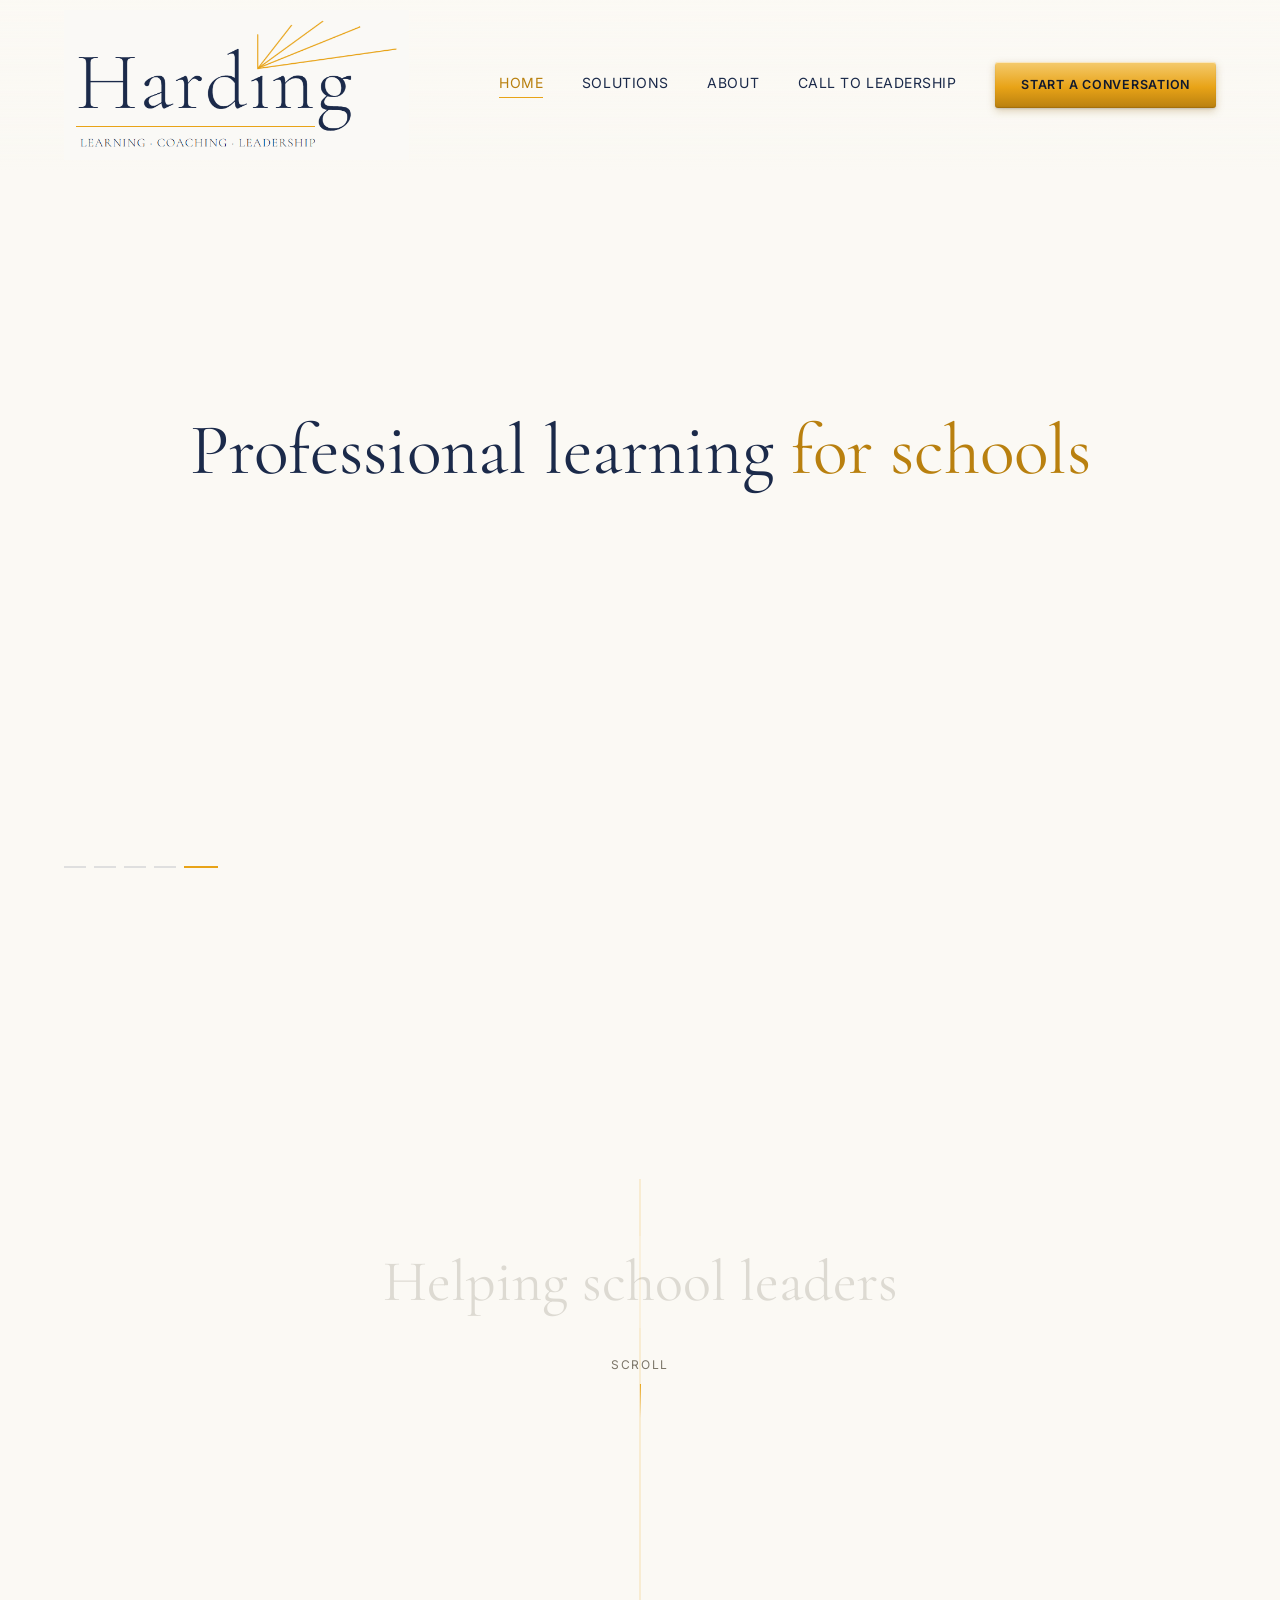
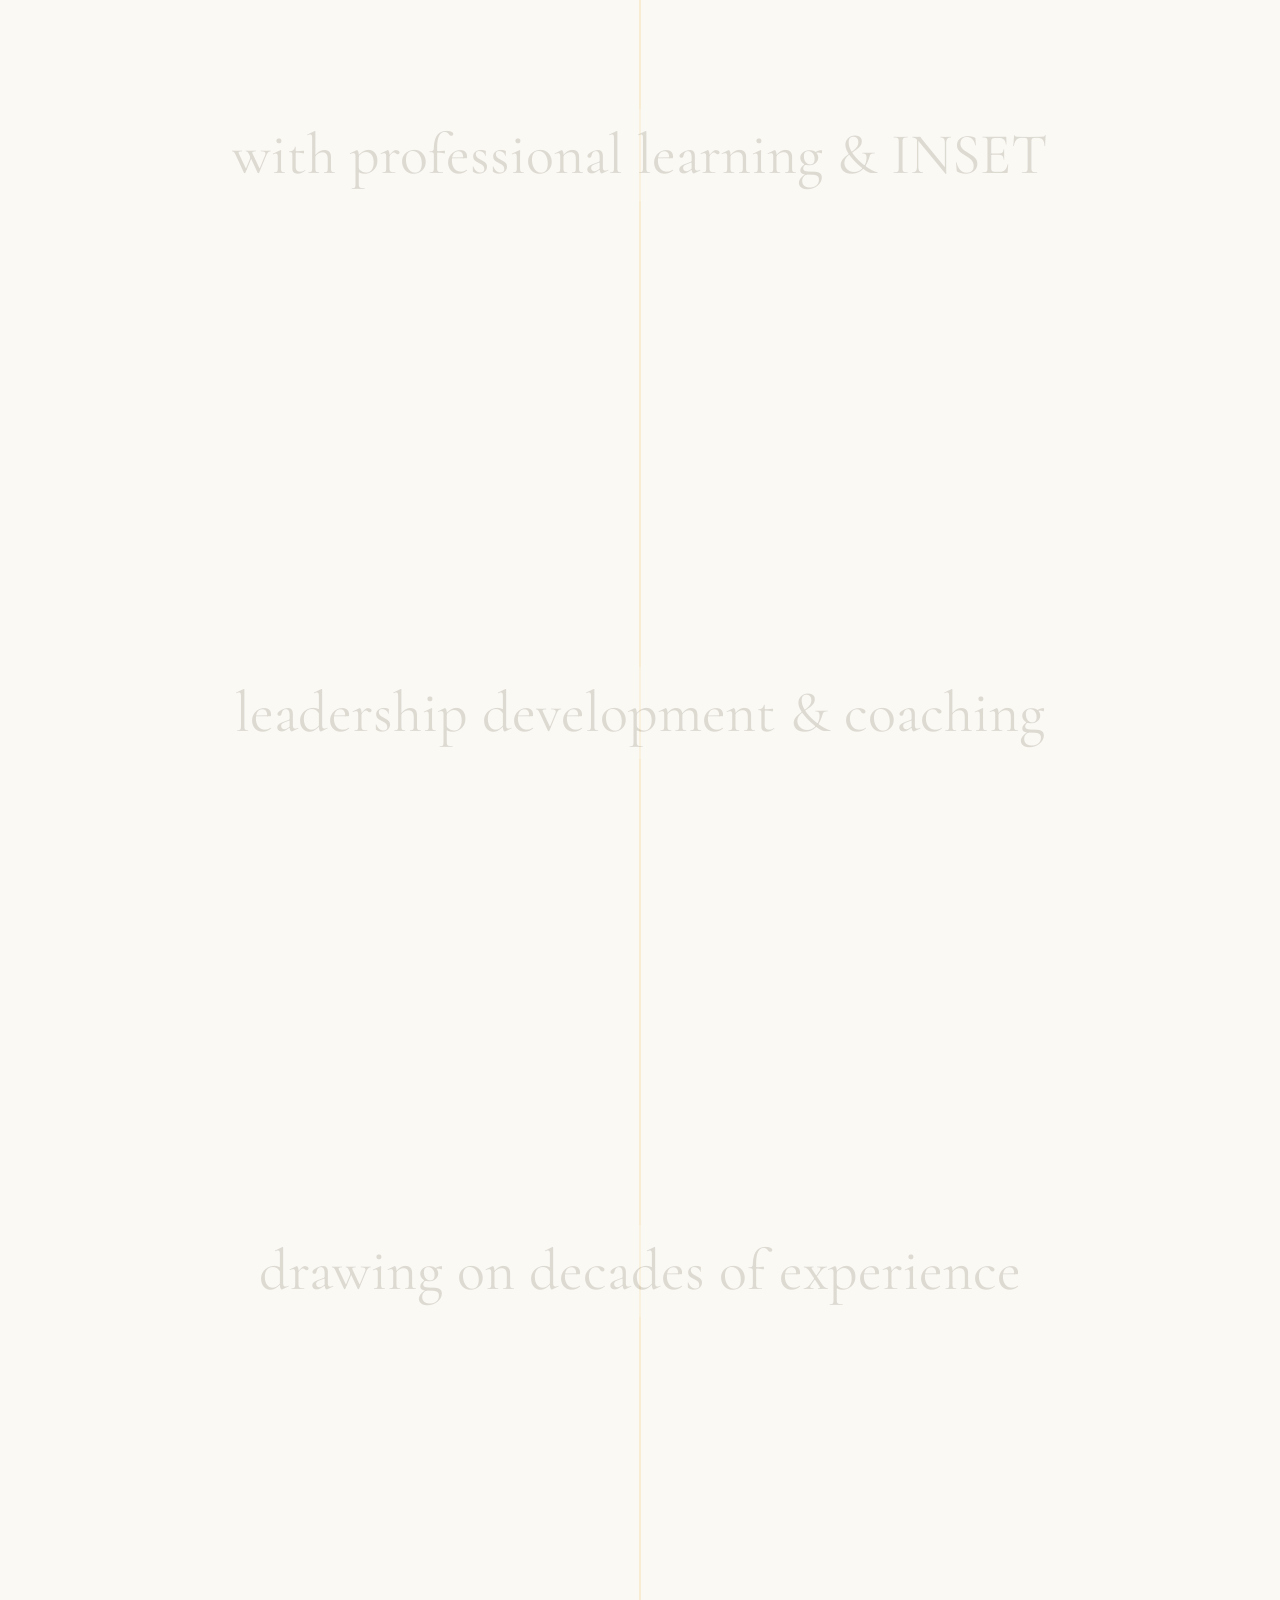
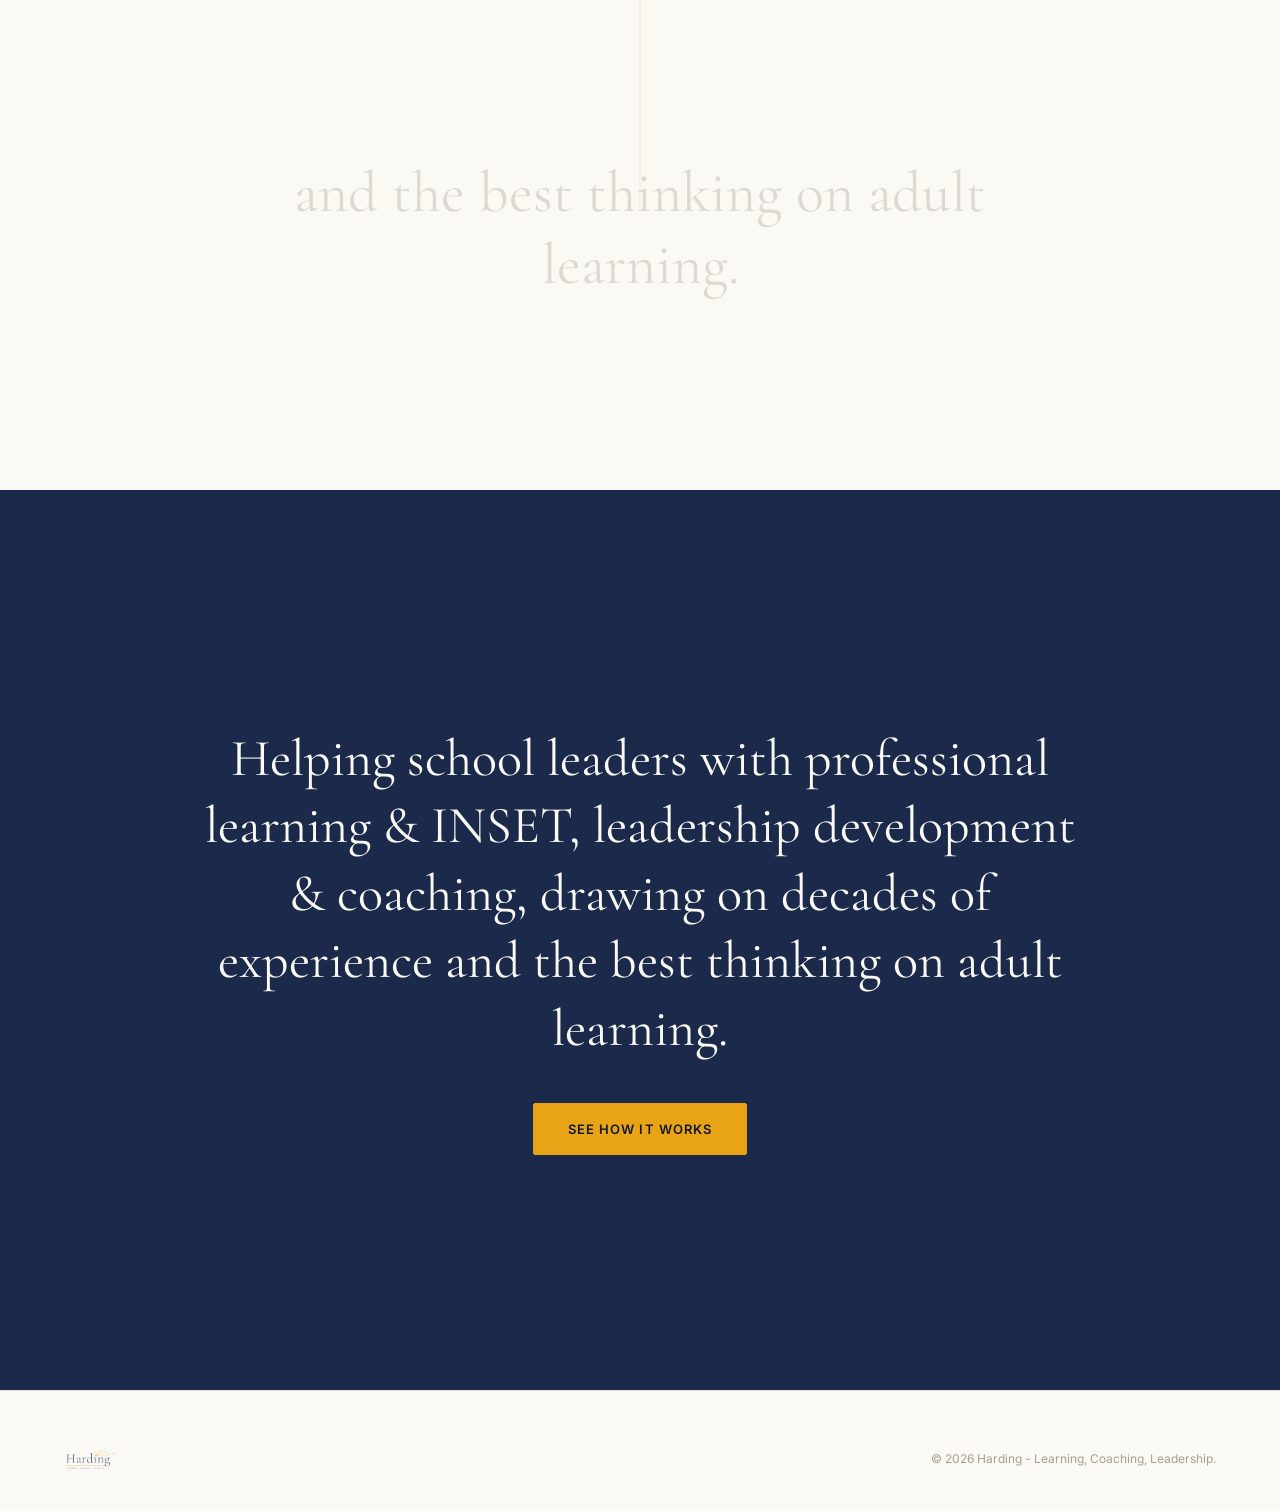
<file: index.html>
<!DOCTYPE html>
<html lang="en">
<head>
<meta charset="UTF-8">
<meta name="viewport" content="width=device-width, initial-scale=1.0">
<title>Harding - Professional Learning for Schools</title>
<meta name="description" content="Harding works with school leaders on teacher training, keynote INSET, performance and instructional coaching, and advisory services.">
<link rel="preconnect" href="https://fonts.googleapis.com">
<link rel="preconnect" href="https://fonts.gstatic.com" crossorigin>
<link href="https://fonts.googleapis.com/css2?family=Cormorant+Garamond:ital,wght@0,300;0,400;0,500;0,600;1,400&family=Inter:wght@400;500;600&display=swap" rel="stylesheet">
<link rel="stylesheet" href="styles.css">
</head>
<body>

<header class="site-header" id="siteHeader">
  <a href="index.html" class="brand">
    <img src="assets/new-logo.png" alt="Harding — Leadership, Learning, Coaching">
  </a>
  <div class="header-right">
    <nav class="nav-links" id="navLinks">
      <a href="index.html" class="is-active">Home</a>
      <a href="solutions.html">Solutions</a>
      <a href="about.html">About</a>
      <a href="call-to-leadership.html">Call to Leadership</a>
    </nav>
    <a href="about.html#contact" class="btn-nav">Start a conversation</a>
    <button class="nav-toggle" id="navToggle" aria-label="Open menu" aria-expanded="false">
      <span></span><span></span><span></span>
    </button>
  </div>
</header>

<!-- ==========================================================
     GREETING SPLASH
     First thing a visitor sees. "Professional learning" fades
     in, then "for schools" follows in gold. Once both have
     appeared, script.js auto-scrolls down into the hero
     sentence — unless the visitor has already scrolled
     themselves.
     ========================================================== -->

<section class="splash" id="splash">
  <p class="splash-text">
    <span class="splash-line splash-line-1">Professional learning</span> <span class="splash-line splash-line-2">for schools</span>
  </p>
</section>

<!-- ==========================================================
     SENTENCE-BUILD HERO
     Each .sentence-section holds one phrase. As the visitor
     scrolls, script.js toggles .is-active based on which
     section is centred in the viewport.
     ========================================================== -->

<main>

  <section class="sentence-section is-first" data-phrase="1">
    <p class="sentence-phrase">Helping school leaders</p>
    <div class="scroll-cue">Scroll</div>
  </section>

  <section class="sentence-section" data-phrase="2">
    <p class="sentence-phrase">with professional learning &amp; INSET</p>
  </section>

  <section class="sentence-section" data-phrase="3">
    <p class="sentence-phrase">leadership development &amp; coaching</p>
  </section>

  <section class="sentence-section" data-phrase="4">
    <p class="sentence-phrase">drawing on decades of experience</p>
  </section>

  <section class="sentence-section is-last" data-phrase="5">
    <p class="sentence-phrase">and the best thinking on adult learning.</p>
  </section>

  <div class="sentence-progress" id="sentenceProgress" aria-hidden="true"></div>

  <section class="sentence-final">
    <h2>Helping school leaders with professional learning &amp; INSET, leadership development &amp; coaching, drawing on decades of experience and the best thinking on adult learning.</h2>
    <a href="solutions.html" class="btn btn-gold">See how it works</a>
  </section>

</main>

<footer class="site-footer">
  <div class="footer-inner">
    <img src="assets/new-logo.png" alt="Harding">
    <div class="footer-meta">&copy; 2026 Harding - Learning, Coaching, Leadership.</div>
  </div>
</footer>

<script src="script.js"></script>
</body>
</html>
</file>
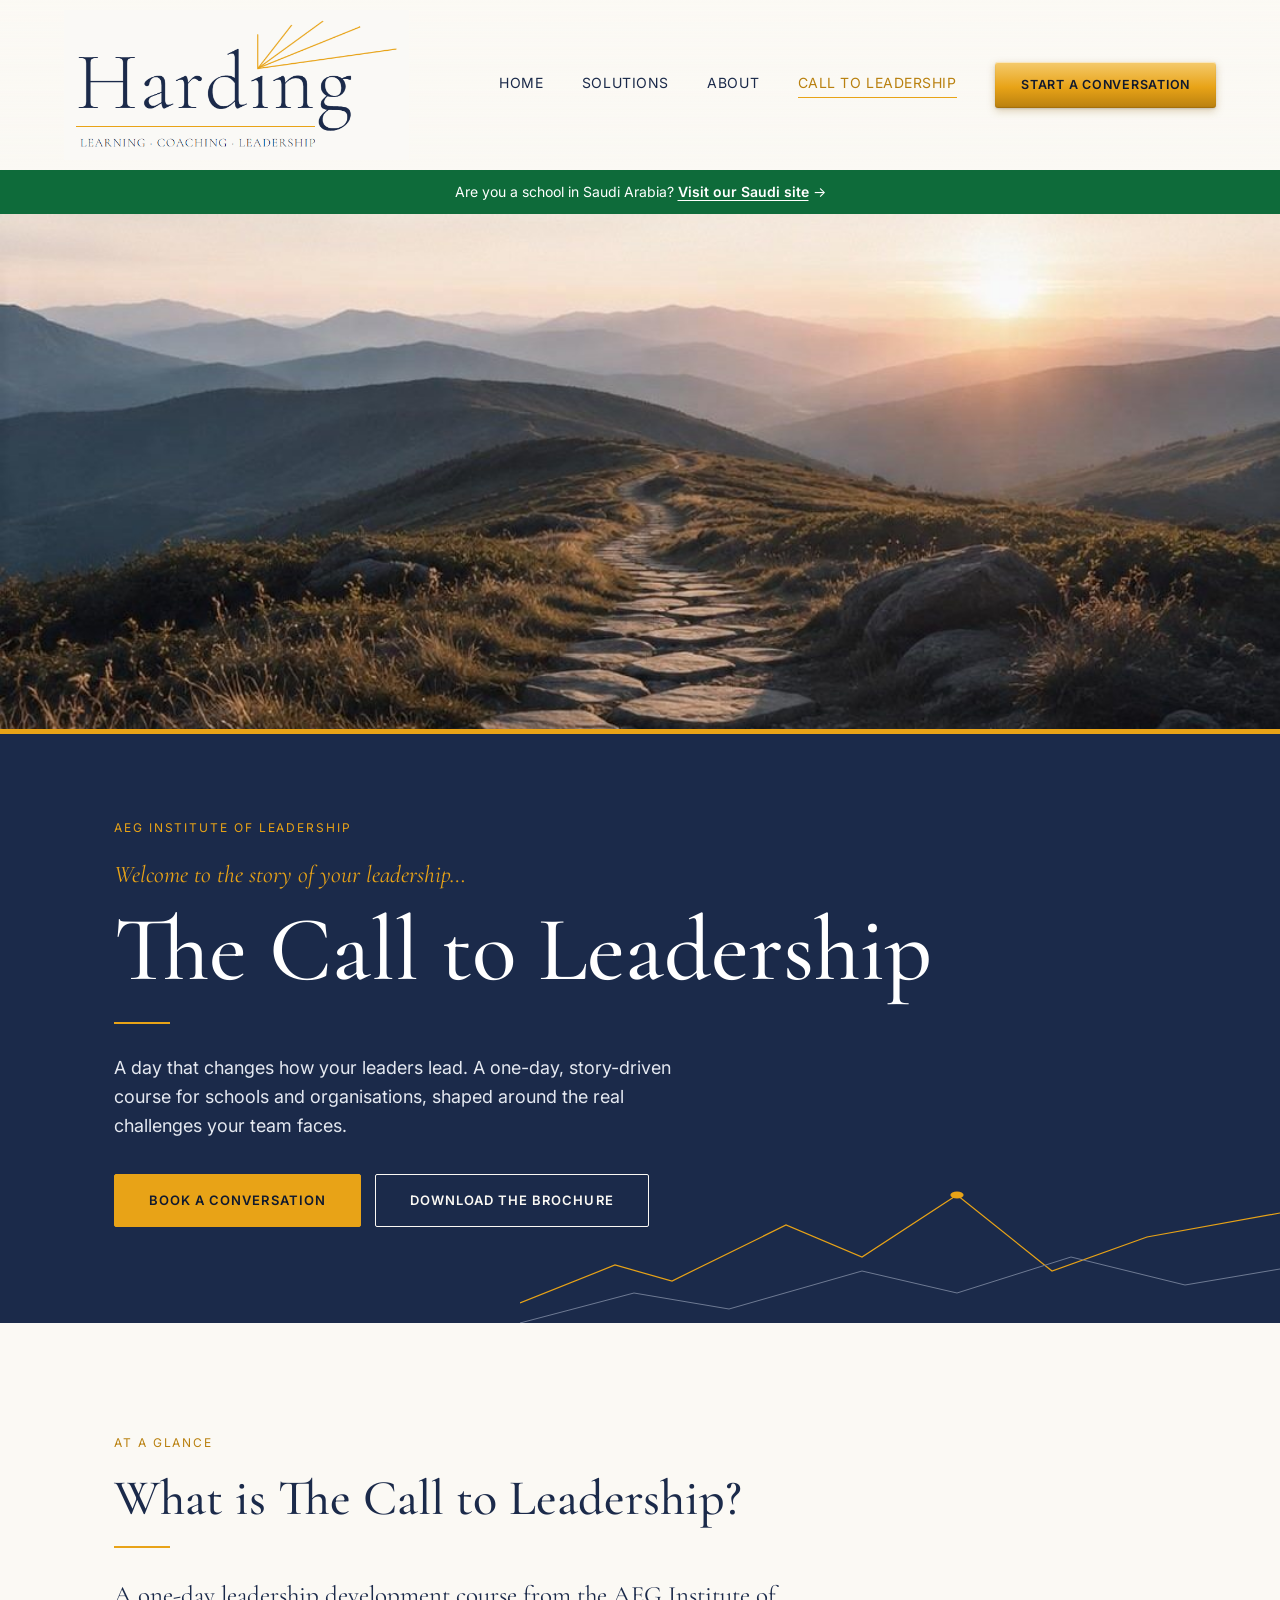
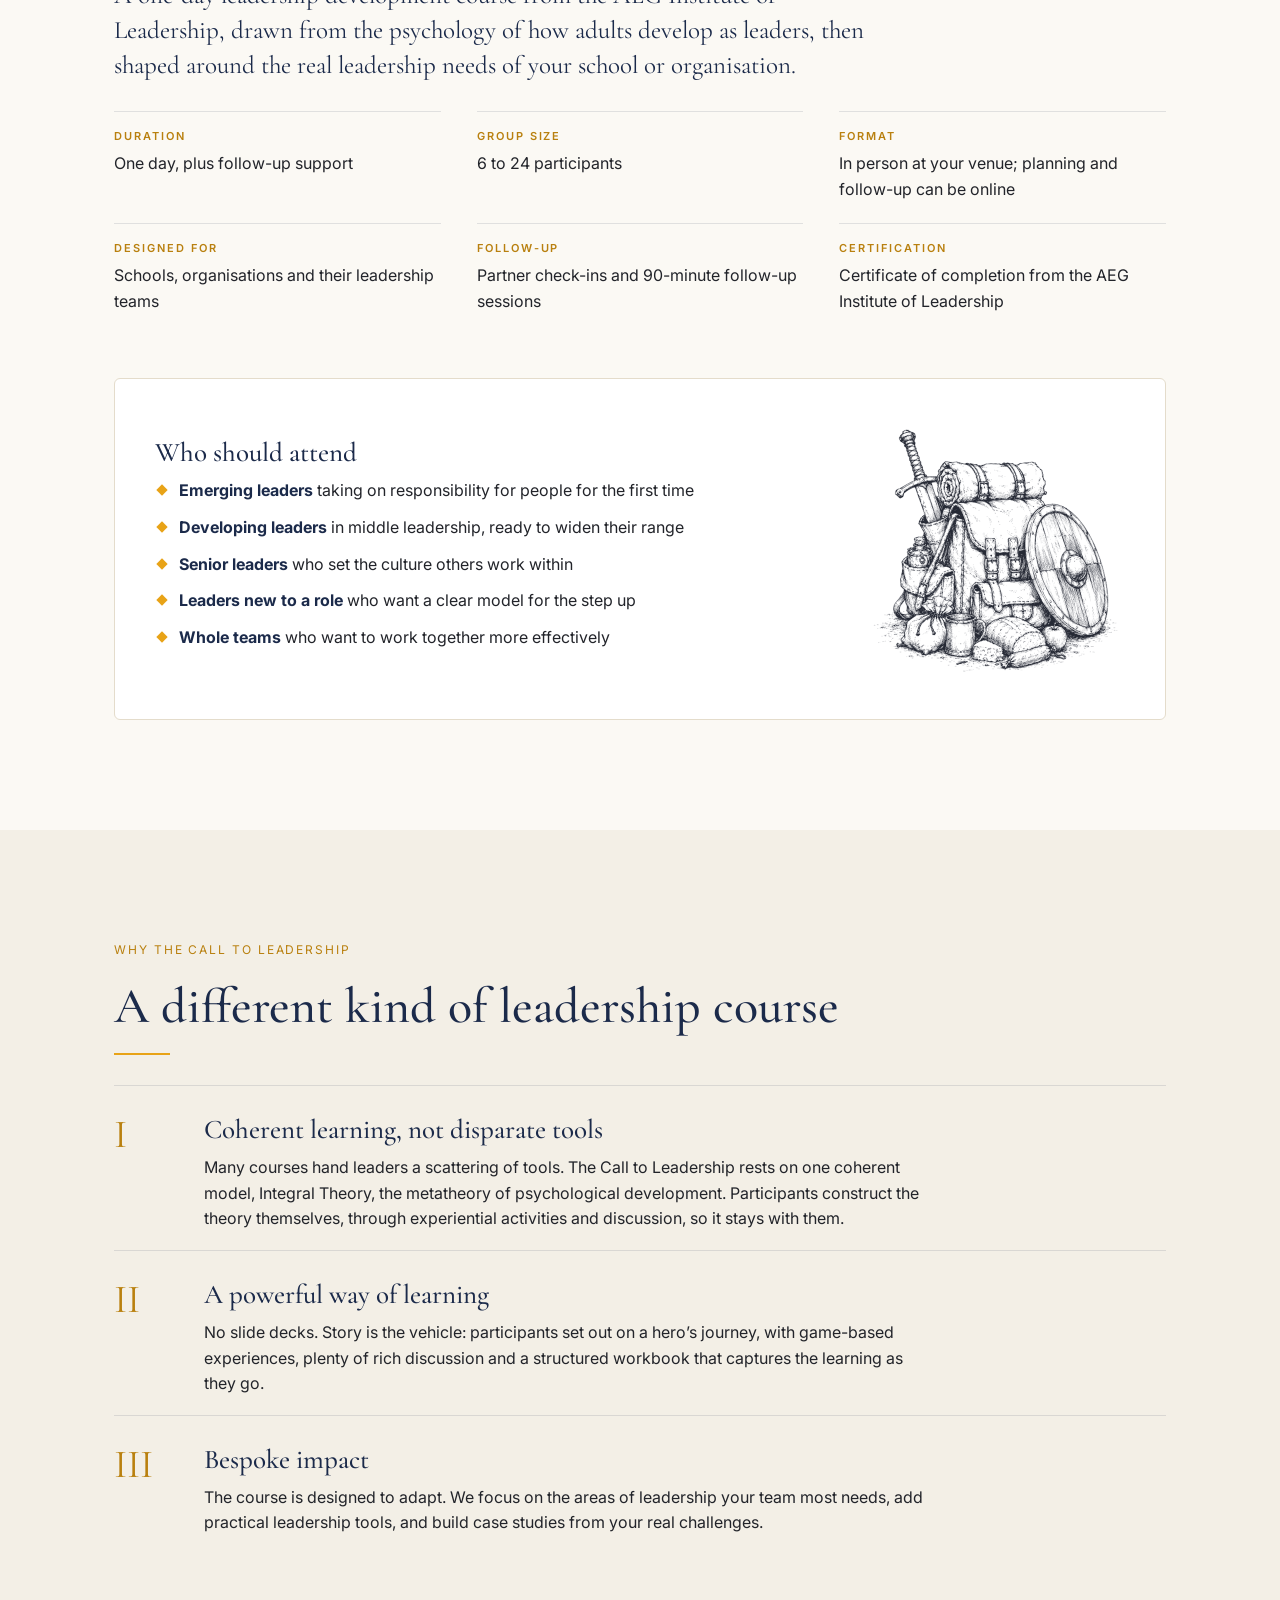
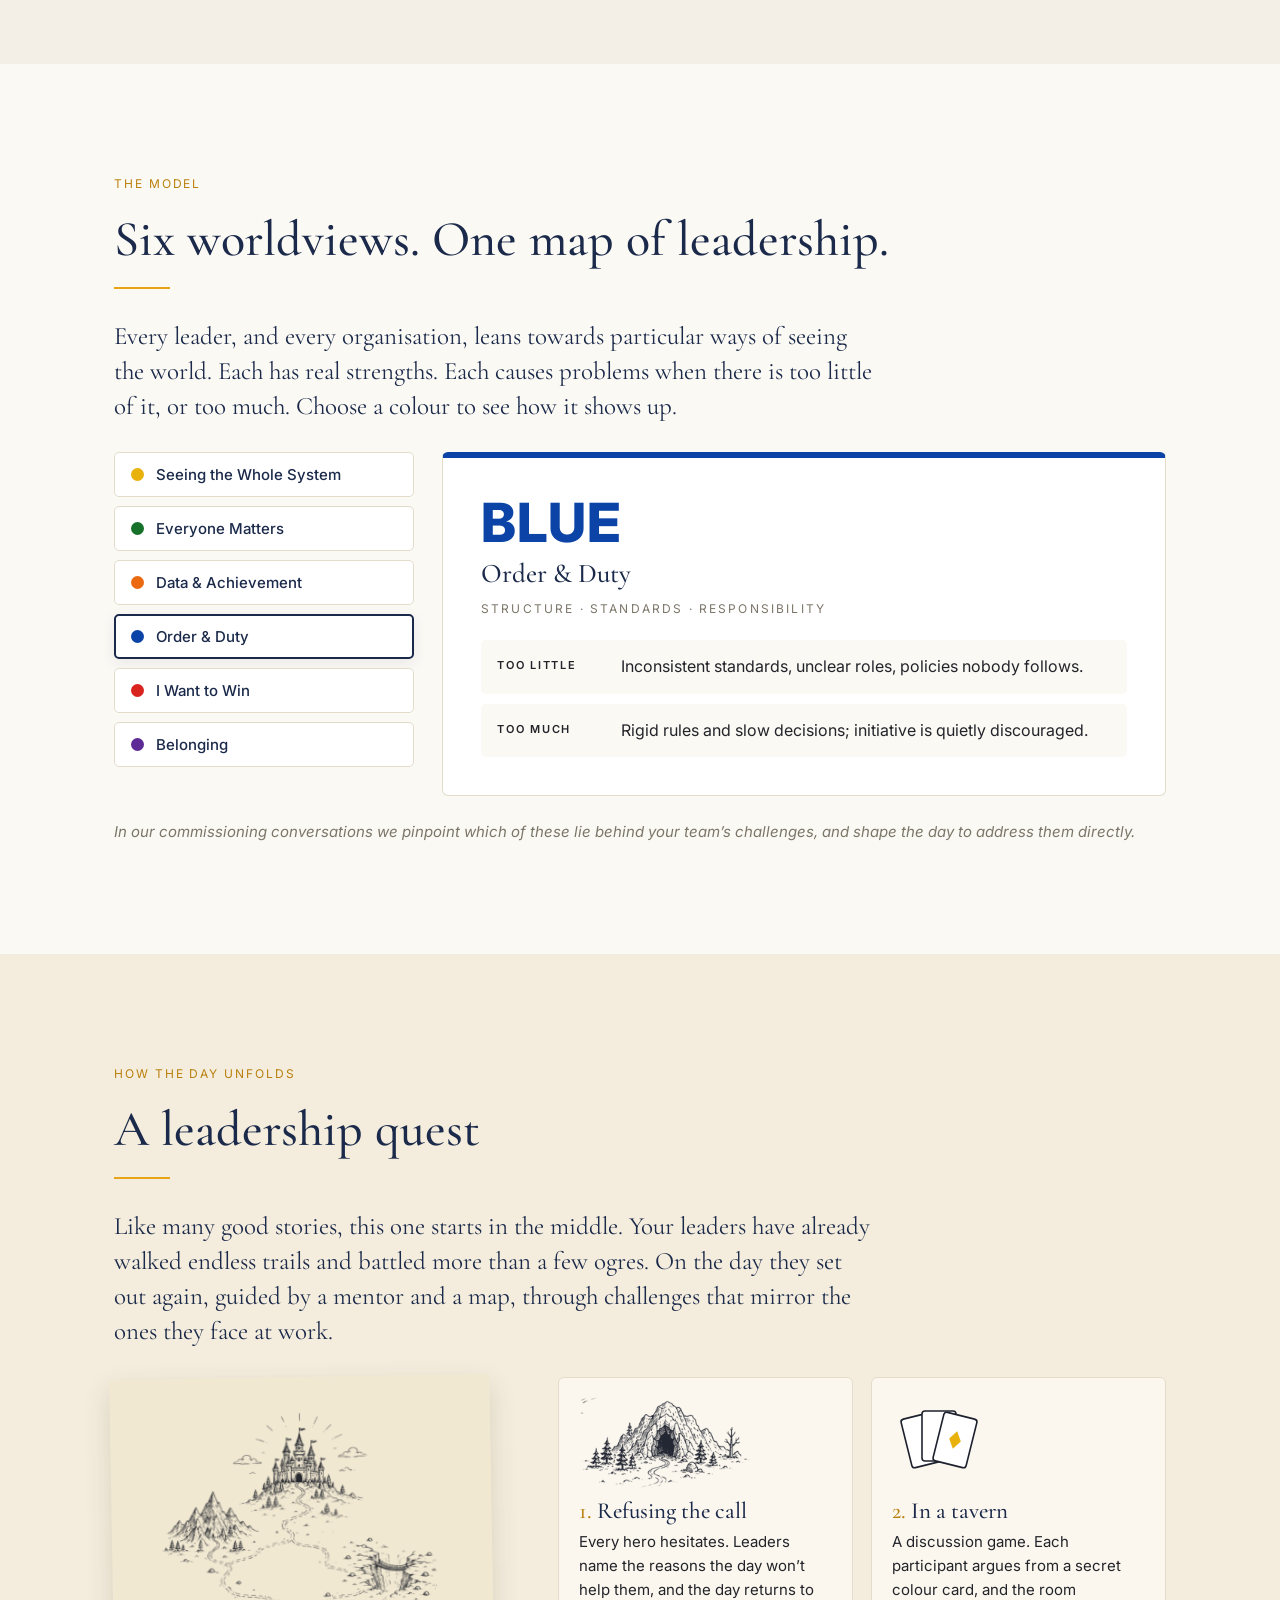
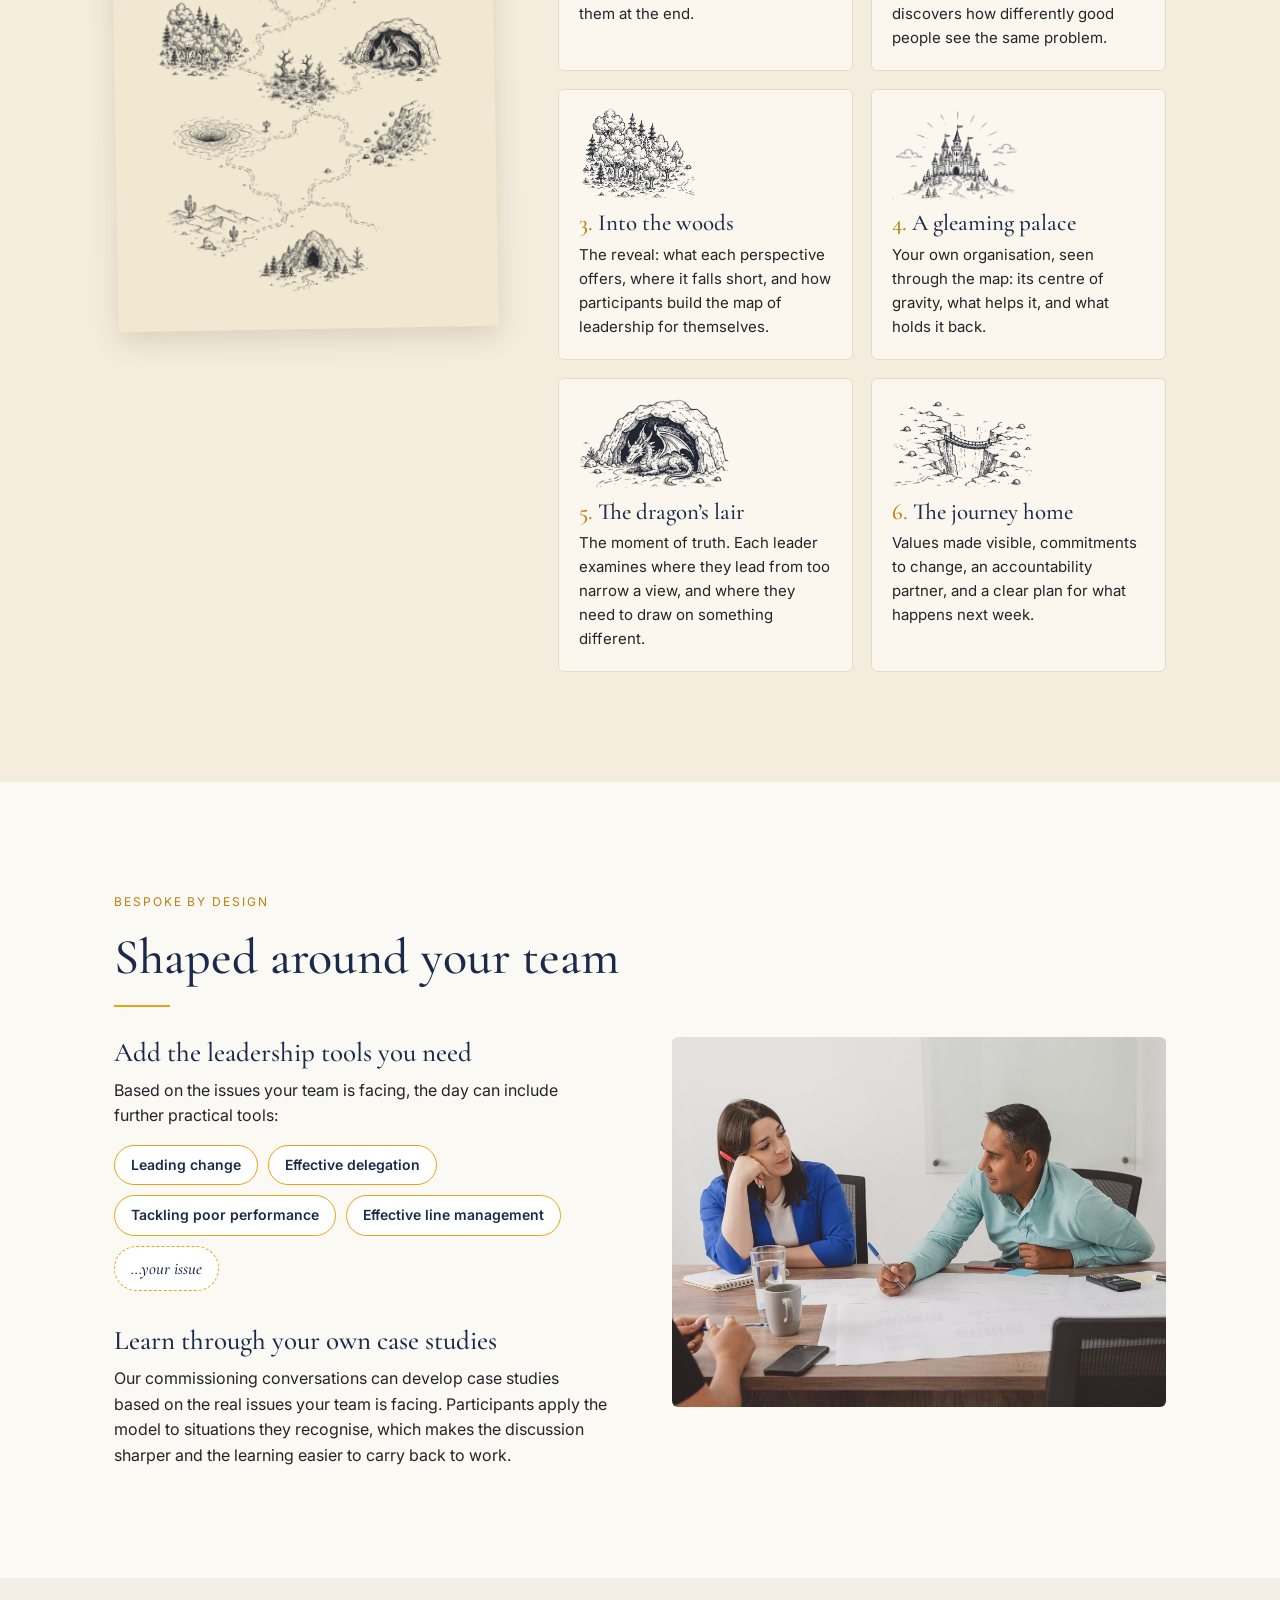
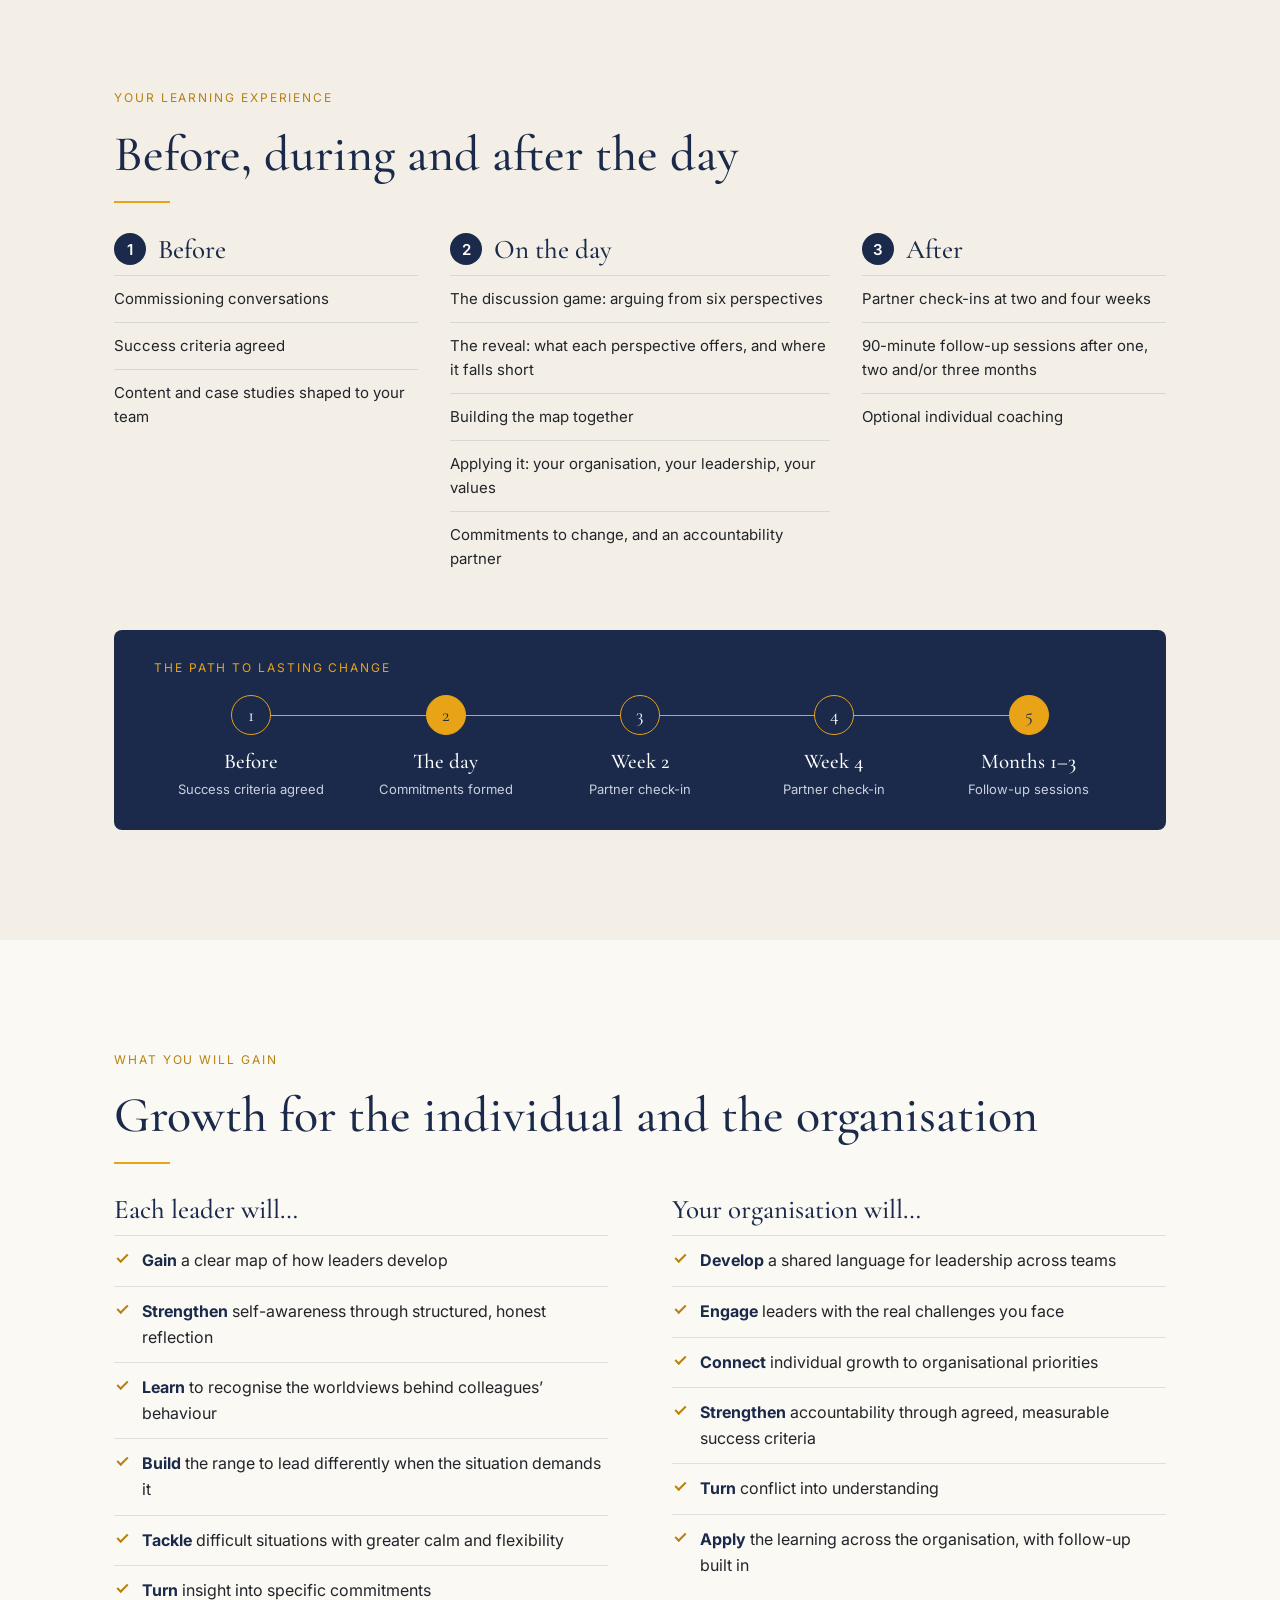
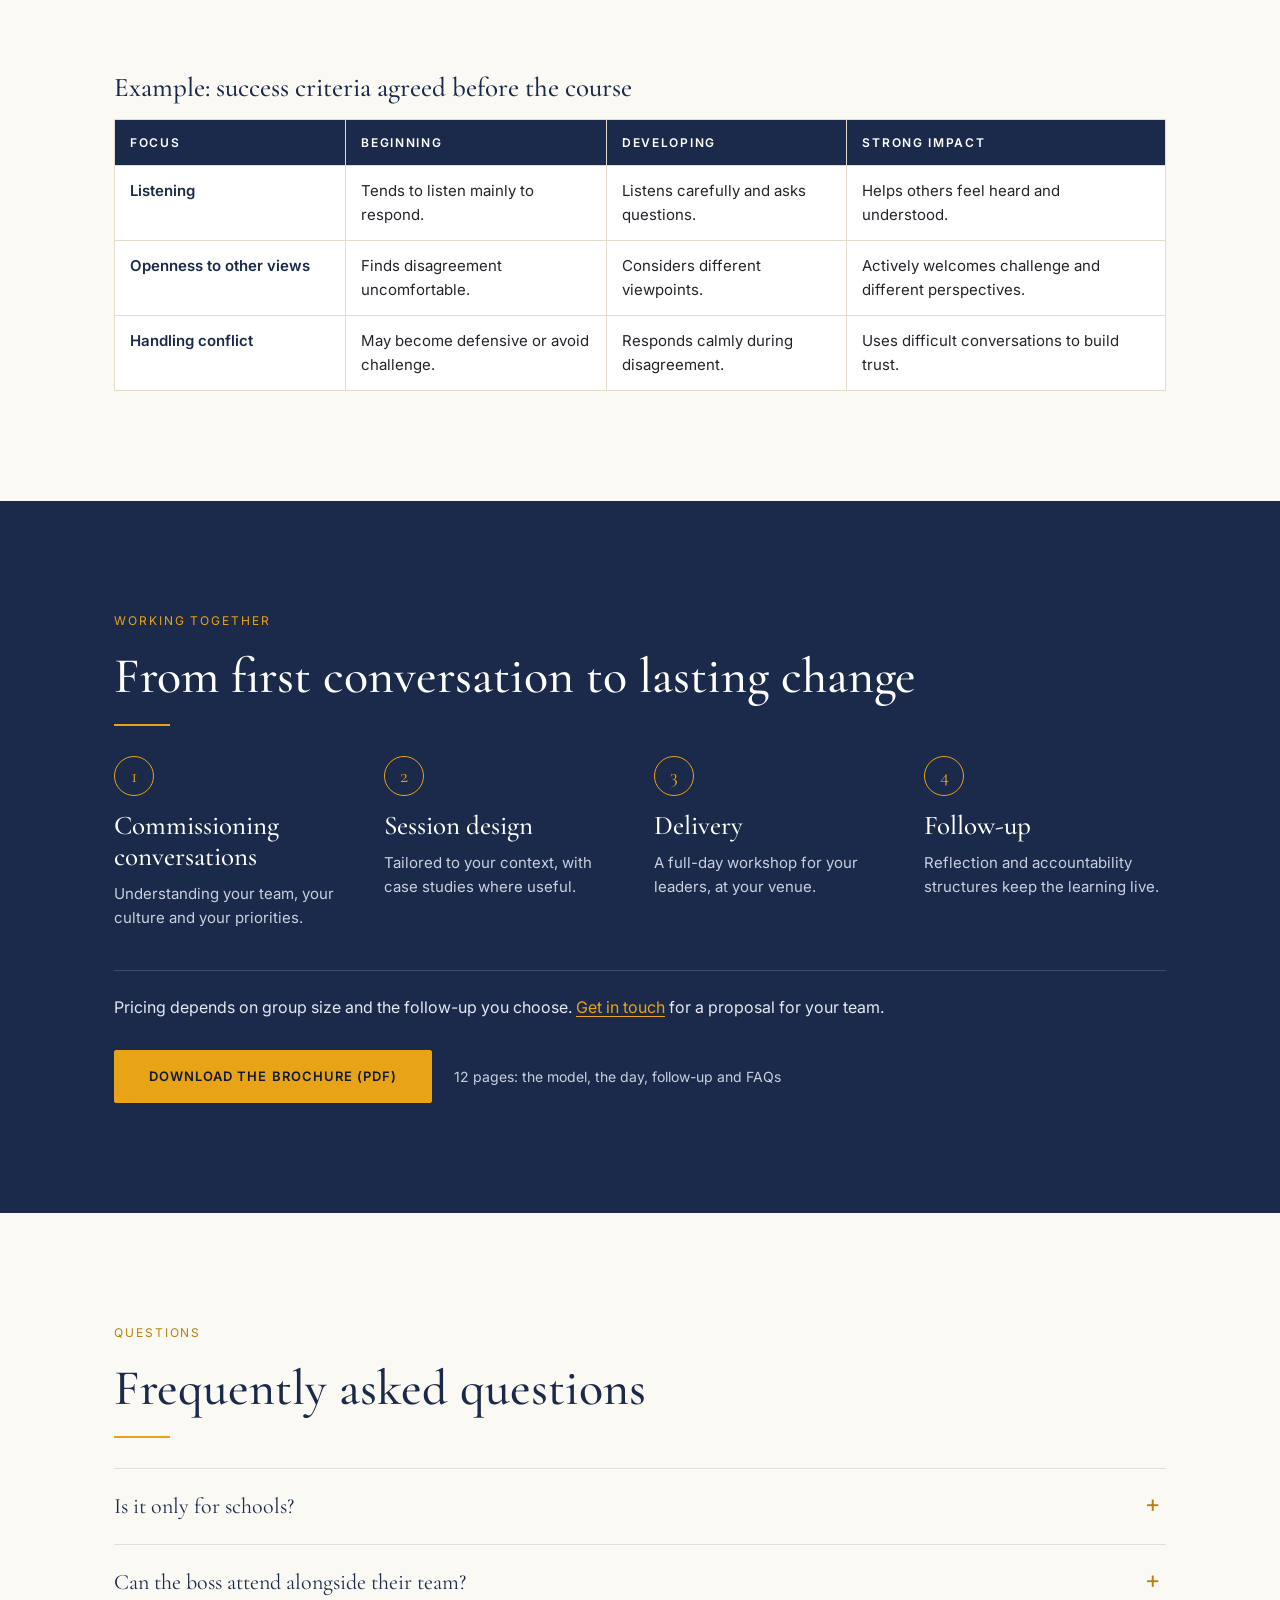
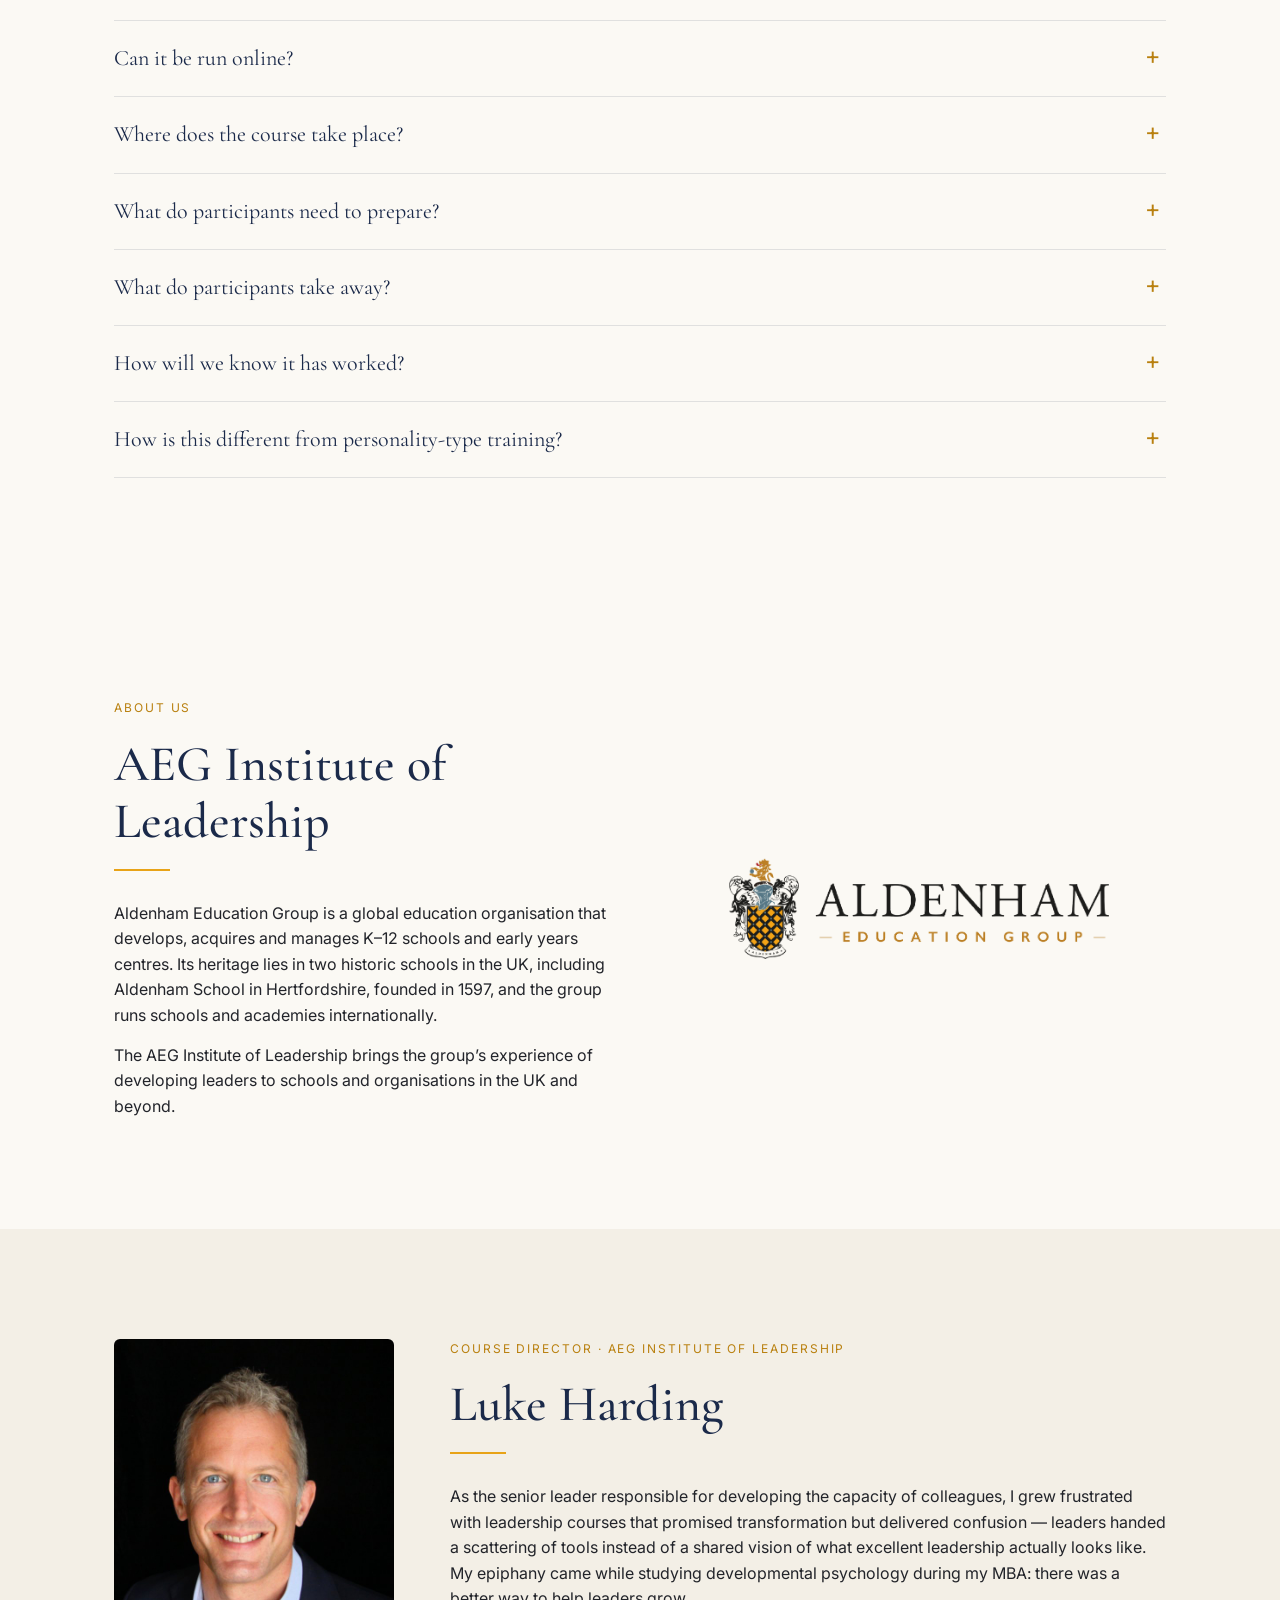
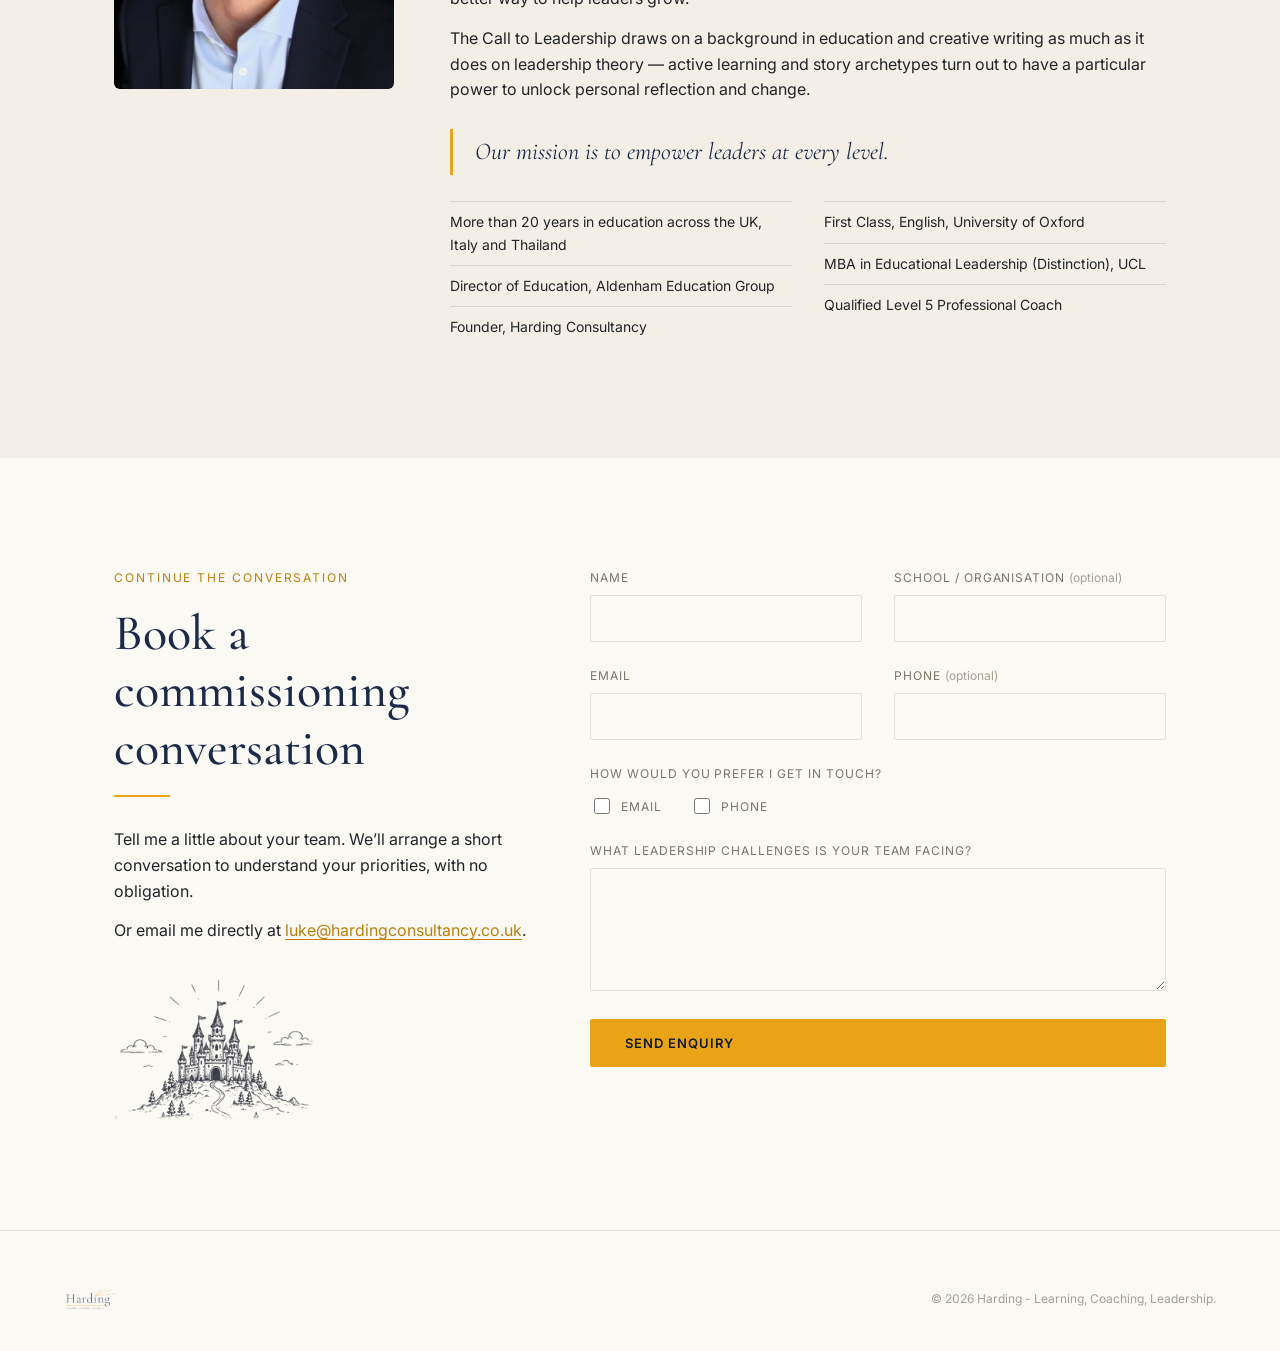
<file: call-to-leadership.html>
<!DOCTYPE html>
<html lang="en-GB">
<head>
<meta charset="UTF-8">
<meta name="viewport" content="width=device-width, initial-scale=1.0">
<title>The Call to Leadership · Harding</title>
<meta name="description" content="The Call to Leadership: a one-day, story-driven leadership course for schools and organisations, built on how adults develop as leaders and shaped around your team.">
<meta property="og:title" content="The Call to Leadership">
<meta property="og:description" content="A day that changes how your leaders lead. A one-day leadership course for schools and organisations, from Harding Consultancy.">
<meta property="og:image" content="https://hardingconsultancy.co.uk/assets/ctl/path.jpg">
<link rel="preconnect" href="https://fonts.googleapis.com">
<link rel="preconnect" href="https://fonts.gstatic.com" crossorigin>
<link href="https://fonts.googleapis.com/css2?family=Cormorant+Garamond:ital,wght@0,300;0,400;0,500;0,600;1,400;1,500&family=Inter:wght@400;500;600&display=swap" rel="stylesheet">
<link rel="stylesheet" href="styles.css">
<style>
/* ==========================================================================
   The Call to Leadership — page styles (shared tokens come from styles.css)
   ========================================================================== */
.ctl { --purple:#5E2A96; --red:#D9231F; --blue:#0B44A6; --orange:#EC6A0F; --green:#17712A; --yellow:#E9B10C; --yellow-ink:#8F6A00; --sand:#F1E8D2; --card-line:#E4DCCB; }
.ctl main img { height: auto; }
.ctl .wrap { max-width: var(--max-width); margin: 0 auto; padding: 0 var(--gutter); }
.ctl .band { padding: clamp(64px, 9vw, 110px) 0; }
.ctl .band.dim { background: var(--cream-dim); }
.ctl .band.sand { background: #F4EDDD; }
.ctl .band.navy { background: var(--navy); color: #E4E8F0; }
.ctl .band.navy h2, .ctl .band.navy h3 { color: #fff; }
.ctl h2 { font-size: clamp(32px, 4.6vw, 50px); font-weight: 500; margin-bottom: 18px; }
.ctl h3 { font-size: clamp(22px, 2.4vw, 27px); font-weight: 500; margin-bottom: 10px; }
.ctl .rule { display: block; width: 56px; height: 2px; background: var(--gold); margin: 0 0 30px; }
.ctl .lead { font-family: var(--font-display); font-size: clamp(20px, 2.2vw, 25px); line-height: 1.4; color: var(--navy); max-width: 760px; margin-bottom: 28px; }
.ctl p + p { margin-top: 14px; }
.ctl .eyebrow.light { color: var(--gold); }
.ctl .note { margin-top: 24px; font-style: italic; color: var(--stone); font-size: 15px; }

/* Saudi strip (kept from previous version) */
.saudi-strip { display: block; margin-top: 170px; background: #0E6B3A; color: #fff; text-align: center; padding: 11px var(--gutter); font-size: 14px; }
.saudi-strip span { text-decoration: underline; text-underline-offset: 3px; font-weight: 600; }
@media (max-width: 760px) { .saudi-strip { margin-top: 86px; } }

/* Hero */
.ctl-hero-photo { height: clamp(260px, 46vw, 520px); background: url(assets/ctl/path.jpg) center 62% / cover; border-bottom: 5px solid var(--gold); }
.ctl-hero { background: var(--navy); padding: clamp(48px, 7vw, 84px) 0 clamp(56px, 8vw, 96px); position: relative; overflow: hidden; }
.ctl-hero .kicker { font-family: var(--font-display); font-style: italic; color: var(--gold); font-size: clamp(19px, 2.2vw, 24px); margin-bottom: 10px; }
.ctl-hero h1 { color: #fff; font-size: clamp(46px, 8vw, 92px); font-weight: 500; line-height: 1; margin-bottom: 26px; }
.ctl-hero .sub { color: #E4E8F0; font-size: clamp(16px, 1.6vw, 18px); max-width: 560px; margin-bottom: 34px; }
.ctl-hero .actions { display: flex; flex-wrap: wrap; gap: 14px; }
.ctl-hero .ridge { position: absolute; right: 0; bottom: 0; width: min(62%, 760px); height: 150px; pointer-events: none; }
.ctl-hero .wrap { position: relative; z-index: 1; }
@media (max-width: 760px) { .ctl-hero .ridge { display: none; } }

/* Facts */
.facts { display: grid; grid-template-columns: repeat(3, 1fr); column-gap: 36px; margin: 8px 0 44px; }
.facts div { border-top: 1px solid var(--line); padding: 16px 0 20px; }
.facts dt { font-size: 11px; font-weight: 600; letter-spacing: .18em; text-transform: uppercase; color: var(--gold-deep); margin-bottom: 6px; }
.facts dd { margin: 0; color: var(--ink); }
@media (max-width: 860px) { .facts { grid-template-columns: 1fr 1fr; } }
@media (max-width: 520px) { .facts { grid-template-columns: 1fr; } }
.attend { background: #fff; border: 1px solid var(--card-line); border-radius: 6px; padding: clamp(24px, 4vw, 40px); display: grid; grid-template-columns: 1fr 260px; gap: 32px; align-items: center; }
.attend ul { list-style: none; margin: 0; padding: 0; }
.attend li { position: relative; padding-left: 24px; margin-bottom: 11px; }
.attend li::before { content: ""; position: absolute; left: 3px; top: 8px; width: 8px; height: 8px; background: var(--gold); transform: rotate(45deg); }
.attend strong { color: var(--navy); }
.attend img { width: 100%; }
@media (max-width: 760px) { .attend { grid-template-columns: 1fr; } .attend img { max-width: 220px; margin: 0 auto; } }

/* Pillars */
.pillars { list-style: none; margin: 0; padding: 0; }
.pillars li { display: grid; grid-template-columns: 90px 1fr; border-top: 1px solid var(--line); padding: 28px 0 18px; }
.pillars .num { font-family: var(--font-display); color: var(--gold-deep); font-size: 40px; line-height: 1; }
.pillars p { max-width: 720px; }
@media (max-width: 560px) { .pillars li { grid-template-columns: 54px 1fr; } .pillars .num { font-size: 30px; } }

/* Worldviews */
.worldviews { display: grid; grid-template-columns: 300px 1fr; gap: 28px; align-items: start; }
.wv-tabs { display: flex; flex-direction: column; gap: 9px; }
.wv-tab { display: flex; align-items: center; gap: 12px; text-align: left; font: 500 15px var(--font-body); color: var(--navy); background: #fff; border: 1px solid var(--card-line); border-radius: 5px; padding: 12px 16px; cursor: pointer; transition: border-color .2s, box-shadow .2s; }
.wv-tab:hover { border-color: var(--gold); }
.wv-tab[aria-selected="true"] { border: 2px solid var(--navy); padding: 11px 15px; box-shadow: 0 4px 14px rgba(27,42,74,.08); }
.wv-tab .dot { width: 13px; height: 13px; border-radius: 50%; flex: none; }
.wv-panel { background: #fff; border: 1px solid var(--card-line); border-top: 6px solid var(--blue); border-radius: 6px; padding: clamp(24px, 3.5vw, 38px); min-height: 100%; }
.wv-colour { font: 800 clamp(38px, 5vw, 54px)/1 var(--font-body); letter-spacing: .01em; text-transform: uppercase; margin-bottom: 8px; }
.wv-keys { font-size: 12px; letter-spacing: .18em; text-transform: uppercase; color: var(--stone); margin-bottom: 22px; }
.wv-row { display: grid; grid-template-columns: 110px 1fr; gap: 14px; background: var(--cream); border-radius: 5px; padding: 14px 16px; margin-top: 10px; }
.wv-row span { font-size: 11px; font-weight: 600; letter-spacing: .16em; text-transform: uppercase; padding-top: 3px; }
.wv-spiral { display: none; }
@media (max-width: 860px) { .worldviews { grid-template-columns: 1fr; } .wv-tabs { flex-direction: row; flex-wrap: wrap; } .wv-tab { flex: 1 1 45%; } .wv-row { grid-template-columns: 1fr; gap: 4px; } }

/* Quest */
.quest-grid { display: grid; grid-template-columns: minmax(260px, 380px) 1fr; gap: clamp(28px, 5vw, 64px); align-items: start; }
.mapbox { background: var(--sand); border-radius: 4px; padding: 18px; box-shadow: 0 10px 28px rgba(60,40,10,.14); transform: rotate(-1deg); position: sticky; top: 190px; }
.mapbox img { width: 100%; mix-blend-mode: multiply; }
.quest { list-style: none; margin: 0; padding: 0; counter-reset: q; display: grid; grid-template-columns: 1fr 1fr; gap: 18px; }
.quest li { counter-increment: q; background: #FBF7EE; border: 1px solid var(--card-line); border-radius: 6px; padding: 18px 20px 20px; display: flex; flex-direction: column; }
.quest li img { height: 92px; width: auto; object-fit: contain; align-self: flex-start; margin-bottom: 10px; }
.quest li .ph { height: 92px; display: flex; align-items: center; margin-bottom: 10px; }
.quest h3 { font-size: 23px; margin-bottom: 6px; }
.quest h3::before { content: counter(q) ". "; color: var(--gold-deep); }
.quest p { font-size: 15px; }
@media (max-width: 960px) { .quest-grid { grid-template-columns: 1fr; } .mapbox { position: static; max-width: 420px; margin: 0 auto; transform: none; } }
@media (max-width: 600px) { .quest { grid-template-columns: 1fr; } }

/* Bespoke */
.two-col { display: grid; grid-template-columns: 1fr 1fr; gap: clamp(32px, 5vw, 64px); align-items: start; }
@media (max-width: 860px) { .two-col { grid-template-columns: 1fr; } }
.chips { list-style: none; margin: 16px 0 34px; padding: 0; display: flex; flex-wrap: wrap; gap: 10px; }
.chips li { border: 1px solid var(--gold); border-radius: 40px; padding: 8px 16px; font-size: 14px; font-weight: 600; color: var(--navy); background: #fff; }
.chips li.open { border-style: dashed; font-family: var(--font-display); font-style: italic; font-weight: 500; font-size: 17px; }
.photo img { width: 100%; border-radius: 6px; aspect-ratio: 4/3; object-fit: cover; }

/* Phases + timeline */
.phases { display: grid; grid-template-columns: 1fr 1.25fr 1fr; gap: 32px; }
.phases h3 { display: flex; align-items: center; gap: 12px; }
.phases h3 span { width: 32px; height: 32px; border-radius: 50%; background: var(--navy); color: #fff; font: 600 15px var(--font-body); display: flex; align-items: center; justify-content: center; }
.phases ul { list-style: none; margin: 0; padding: 0; }
.phases li { border-top: 1px solid var(--line); padding: 11px 0; font-size: 15px; }
@media (max-width: 860px) { .phases { grid-template-columns: 1fr; } }
.timeline { background: var(--navy); border-radius: 8px; padding: 28px clamp(20px, 4vw, 40px) 30px; margin-top: 48px; }
.timeline ol { list-style: none; margin: 18px 0 0; padding: 0; display: grid; grid-template-columns: repeat(5, 1fr); position: relative; }
.timeline ol::before { content: ""; position: absolute; left: 10%; right: 10%; top: 20px; height: 1px; background: var(--gold); }
.timeline li { text-align: center; position: relative; color: #C9D0DE; font-size: 13px; }
.timeline li span { display: flex; width: 40px; height: 40px; margin: 0 auto 10px; border-radius: 50%; border: 1.5px solid var(--gold); background: var(--navy); color: #fff; font-family: var(--font-display); font-size: 19px; align-items: center; justify-content: center; }
.timeline li.gold span { background: var(--gold); color: var(--navy); }
.timeline li strong { display: block; color: #fff; font-family: var(--font-display); font-size: 21px; font-weight: 500; }
@media (max-width: 640px) { .timeline ol { grid-template-columns: 1fr; gap: 16px; } .timeline ol::before { display: none; } .timeline li { display: grid; grid-template-columns: 52px 1fr; text-align: left; align-items: center; } .timeline li span { margin: 0; grid-row: span 2; } }

/* Outcomes */
.ticks { list-style: none; margin: 0; padding: 0; }
.ticks li { border-top: 1px solid var(--line); padding: 12px 0 12px 28px; position: relative; }
.ticks li::before { content: ""; position: absolute; left: 3px; top: 18px; width: 11px; height: 6px; border-left: 2px solid var(--gold-deep); border-bottom: 2px solid var(--gold-deep); transform: rotate(-45deg); }
.ticks strong { color: var(--navy); }
.table-scroll { overflow-x: auto; margin-top: 16px; }
table.rubric { width: 100%; min-width: 620px; border-collapse: collapse; background: #fff; font-size: 15px; }
table.rubric th, table.rubric td { border: 1px solid var(--card-line); padding: 13px 15px; text-align: left; vertical-align: top; }
table.rubric thead th { background: var(--navy); color: #fff; font-size: 12px; letter-spacing: .14em; text-transform: uppercase; font-weight: 600; }
table.rubric tbody th { color: var(--navy); font-weight: 600; width: 22%; }

/* Steps */
.steps { list-style: none; margin: 10px 0 0; padding: 0; display: grid; grid-template-columns: repeat(4, 1fr); gap: 28px; }
.steps span { display: flex; width: 40px; height: 40px; border-radius: 50%; border: 1.5px solid var(--gold); color: var(--gold); font-family: var(--font-display); font-size: 20px; align-items: center; justify-content: center; margin-bottom: 14px; }
.steps p { font-size: 15px; color: #C9D0DE; }
@media (max-width: 860px) { .steps { grid-template-columns: 1fr 1fr; } }
@media (max-width: 520px) { .steps { grid-template-columns: 1fr; } }
.pricing-note { margin-top: 40px; padding-top: 24px; border-top: 1px solid rgba(255,255,255,.15); }
.pricing-note a { color: var(--gold); text-decoration: underline; text-underline-offset: 3px; }
.pricing-note a.btn { color: var(--navy-deep); text-decoration: none; }
.brochure-cta { display: flex; flex-wrap: wrap; align-items: center; gap: 22px; margin-top: 30px; }

/* FAQ */
.faq details { border-top: 1px solid var(--line); padding: 4px 0; }
.faq details:last-child { border-bottom: 1px solid var(--line); }
.faq summary { cursor: pointer; list-style: none; font-family: var(--font-display); font-size: 22px; color: var(--navy); padding: 16px 40px 16px 0; position: relative; }
.faq summary::-webkit-details-marker { display: none; }
.faq summary::after { content: "+"; position: absolute; right: 6px; top: 12px; font-family: var(--font-body); font-size: 24px; color: var(--gold-deep); transition: transform .2s; }
.faq details[open] summary::after { transform: rotate(45deg); }
.faq details p { padding: 0 0 18px; max-width: 760px; }
.narrow { max-width: 900px; }

/* Director */
.director { display: grid; grid-template-columns: 280px 1fr; gap: clamp(28px, 5vw, 56px); align-items: start; }
.director img { width: 100%; border-radius: 6px; aspect-ratio: 4/5; object-fit: cover; object-position: center 20%; }
.director blockquote { margin: 26px 0; padding: 4px 0 4px 22px; border-left: 3px solid var(--gold); font-family: var(--font-display); font-style: italic; font-size: 24px; color: var(--navy); }
.creds { list-style: none; margin: 0; padding: 0; columns: 2; column-gap: 32px; font-size: 14px; }
.creds li { border-top: 1px solid var(--line); padding: 9px 0; break-inside: avoid; }
@media (max-width: 760px) { .director { grid-template-columns: 1fr; } .director img { max-width: 280px; } .creds { columns: 1; } }

/* Contact (reuses .contact-form styles from styles.css) */
.ctl-contact .two-col { align-items: start; }
.ctl-contact .contact-form { margin-top: 0; }
.ctl-contact .contact-side img { width: 200px; margin-top: 30px; opacity: .9; }
.ctl-contact a.inline { color: var(--gold-deep); text-decoration: underline; text-underline-offset: 3px; }
</style>
</head>
<body class="ctl">

<header class="site-header" id="siteHeader">
  <a href="index.html" class="brand">
    <img src="assets/new-logo.png" alt="Harding — Leadership, Learning, Coaching">
  </a>
  <div class="header-right">
    <nav class="nav-links" id="navLinks">
      <a href="index.html">Home</a>
      <a href="solutions.html">Solutions</a>
      <a href="about.html">About</a>
      <a href="call-to-leadership.html" class="is-active">Call to Leadership</a>
    </nav>
    <a href="#contact" class="btn-nav">Start a conversation</a>
    <button class="nav-toggle" id="navToggle" aria-label="Open menu" aria-expanded="false">
      <span></span><span></span><span></span>
    </button>
  </div>
</header>

<main>

  <a class="saudi-strip" href="https://calltoleadership.com/" target="_blank" rel="noopener">Are you a school in Saudi Arabia? <span>Visit our Saudi site</span> &rarr;</a>

  <!-- HERO -->
  <div class="ctl-hero-photo" role="img" aria-label="A stone path climbing towards mountains at sunrise"></div>
  <section class="ctl-hero">
    <div class="wrap">
      <span class="eyebrow light">AEG Institute of Leadership</span>
      <p class="kicker">Welcome to the story of your leadership…</p>
      <h1>The Call to Leadership</h1>
      <span class="rule"></span>
      <p class="sub">A day that changes how your leaders lead. A one-day, story-driven course for schools and organisations, shaped around the real challenges your team faces.</p>
      <div class="actions">
        <a href="#contact" class="btn btn-gold">Book a conversation</a>
        <a href="assets/ctl/call-to-leadership-brochure.pdf" class="btn btn-outline" download>Download the brochure</a>
      </div>
    </div>
    <svg class="ridge" viewBox="0 0 400 150" preserveAspectRatio="none" aria-hidden="true"><polyline points="0,130 50,92 80,108 140,52 180,84 230,22 280,98 330,64 400,40" fill="none" stroke="#E8A317" stroke-width="1.2" vector-effect="non-scaling-stroke"/><polyline points="0,150 60,120 110,136 180,98 230,120 290,84 350,112 400,96" fill="none" stroke="#6E7A93" stroke-width="1" vector-effect="non-scaling-stroke"/><circle cx="230" cy="22" r="3.5" fill="#E8A317"/></svg>
  </section>

  <!-- AT A GLANCE -->
  <section class="band" id="course">
    <div class="wrap">
      <span class="eyebrow">At a glance</span>
      <h2>What is The Call to Leadership?</h2>
      <span class="rule"></span>
      <p class="lead">A one-day leadership development course from the AEG Institute of Leadership, drawn from the psychology of how adults develop as leaders, then shaped around the real leadership needs of your school or organisation.</p>
      <dl class="facts">
        <div><dt>Duration</dt><dd>One day, plus follow-up support</dd></div>
        <div><dt>Group size</dt><dd>6 to 24 participants</dd></div>
        <div><dt>Format</dt><dd>In person at your venue; planning and follow-up can be online</dd></div>
        <div><dt>Designed for</dt><dd>Schools, organisations and their leadership teams</dd></div>
        <div><dt>Follow-up</dt><dd>Partner check-ins and 90-minute follow-up sessions</dd></div>
        <div><dt>Certification</dt><dd>Certificate of completion from the AEG Institute of Leadership</dd></div>
      </dl>
      <div class="attend">
        <div>
          <h3>Who should attend</h3>
          <ul>
            <li><strong>Emerging leaders</strong> taking on responsibility for people for the first time</li>
            <li><strong>Developing leaders</strong> in middle leadership, ready to widen their range</li>
            <li><strong>Senior leaders</strong> who set the culture others work within</li>
            <li><strong>Leaders new to a role</strong> who want a clear model for the step up</li>
            <li><strong>Whole teams</strong> who want to work together more effectively</li>
          </ul>
        </div>
        <img src="assets/ctl/provisions.png" alt="" width="520" height="520" loading="lazy">
      </div>
    </div>
  </section>

  <!-- WHY DIFFERENT -->
  <section class="band dim">
    <div class="wrap">
      <span class="eyebrow">Why The Call to Leadership</span>
      <h2>A different kind of leadership course</h2>
      <span class="rule"></span>
      <ol class="pillars">
        <li><span class="num">I</span><div><h3>Coherent learning, not disparate tools</h3><p>Many courses hand leaders a scattering of tools. The Call to Leadership rests on one coherent model, Integral Theory, the metatheory of psychological development. Participants construct the theory themselves, through experiential activities and discussion, so it stays with them.</p></div></li>
        <li><span class="num">II</span><div><h3>A powerful way of learning</h3><p>No slide decks. Story is the vehicle: participants set out on a hero’s journey, with game-based experiences, plenty of rich discussion and a structured workbook that captures the learning as they go.</p></div></li>
        <li><span class="num">III</span><div><h3>Bespoke impact</h3><p>The course is designed to adapt. We focus on the areas of leadership your team most needs, add practical leadership tools, and build case studies from your real challenges.</p></div></li>
      </ol>
    </div>
  </section>

  <!-- WORLDVIEWS -->
  <section class="band" id="worldviews">
    <div class="wrap">
      <span class="eyebrow">The model</span>
      <h2>Six worldviews. One map of leadership.</h2>
      <span class="rule"></span>
      <p class="lead">Every leader, and every organisation, leans towards particular ways of seeing the world. Each has real strengths. Each causes problems when there is too little of it, or too much. Choose a colour to see how it shows up.</p>
      <div class="worldviews">
        <div class="wv-tabs" role="tablist" aria-label="Worldviews">
          <button role="tab" class="wv-tab" data-c="yellow" aria-selected="false" aria-controls="wv-panel"><span class="dot" style="background:var(--yellow)"></span>Seeing the Whole System</button>
          <button role="tab" class="wv-tab" data-c="green" aria-selected="false" aria-controls="wv-panel"><span class="dot" style="background:var(--green)"></span>Everyone Matters</button>
          <button role="tab" class="wv-tab" data-c="orange" aria-selected="false" aria-controls="wv-panel"><span class="dot" style="background:var(--orange)"></span>Data &amp; Achievement</button>
          <button role="tab" class="wv-tab" data-c="blue" aria-selected="true" aria-controls="wv-panel"><span class="dot" style="background:var(--blue)"></span>Order &amp; Duty</button>
          <button role="tab" class="wv-tab" data-c="red" aria-selected="false" aria-controls="wv-panel"><span class="dot" style="background:var(--red)"></span>I Want to Win</button>
          <button role="tab" class="wv-tab" data-c="purple" aria-selected="false" aria-controls="wv-panel"><span class="dot" style="background:var(--purple)"></span>Belonging</button>
        </div>
        <div class="wv-panel" id="wv-panel" role="tabpanel" aria-live="polite">
          <p class="wv-colour" id="wv-colour" style="color:var(--blue)">Blue</p>
          <h3 id="wv-title">Order &amp; Duty</h3>
          <p class="wv-keys" id="wv-keys">Structure · standards · responsibility</p>
          <div class="wv-row"><span>Too little</span><p id="wv-minus">Inconsistent standards, unclear roles, policies nobody follows.</p></div>
          <div class="wv-row"><span>Too much</span><p id="wv-plus">Rigid rules and slow decisions; initiative is quietly discouraged.</p></div>
        </div>
      </div>
      <p class="note">In our commissioning conversations we pinpoint which of these lie behind your team’s challenges, and shape the day to address them directly.</p>
    </div>
  </section>

  <!-- QUEST -->
  <section class="band sand" id="journey">
    <div class="wrap">
      <span class="eyebrow">How the day unfolds</span>
      <h2>A leadership quest</h2>
      <span class="rule"></span>
      <p class="lead">Like many good stories, this one starts in the middle. Your leaders have already walked endless trails and battled more than a few ogres. On the day they set out again, guided by a mentor and a map, through challenges that mirror the ones they face at work.</p>
      <div class="quest-grid">
        <div class="mapbox"><img src="assets/ctl/map.png" alt="A hand-drawn quest map: a castle, mountains, a rope bridge, a forest, a dragon's cave and a winding path" width="760" height="1140" loading="lazy"></div>
        <ol class="quest">
          <li><img src="assets/ctl/cave.png" alt="" loading="lazy"><h3>Refusing the call</h3><p>Every hero hesitates. Leaders name the reasons the day won’t help them, and the day returns to them at the end.</p></li>
          <li><div class="ph"><svg width="92" height="78" viewBox="0 0 92 78" aria-hidden="true"><g fill="#fff" stroke="#1E222E" stroke-width="1.6"><rect x="14" y="12" width="34" height="50" rx="3" transform="rotate(-14 31 37)"/><rect x="30" y="8" width="34" height="50" rx="3"/><rect x="46" y="12" width="34" height="50" rx="3" transform="rotate(14 63 37)"/></g><path d="M63 28l6 9-6 9-6-9z" fill="#E9B10C" transform="rotate(14 63 37)"/></svg></div><h3>In a tavern</h3><p>A discussion game. Each participant argues from a secret colour card, and the room discovers how differently good people see the same problem.</p></li>
          <li><img src="assets/ctl/forest.png" alt="" loading="lazy"><h3>Into the woods</h3><p>The reveal: what each perspective offers, where it falls short, and how participants build the map of leadership for themselves.</p></li>
          <li><img src="assets/ctl/castle.png" alt="" loading="lazy"><h3>A gleaming palace</h3><p>Your own organisation, seen through the map: its centre of gravity, what helps it, and what holds it back.</p></li>
          <li><img src="assets/ctl/lair.png" alt="" loading="lazy"><h3>The dragon’s lair</h3><p>The moment of truth. Each leader examines where they lead from too narrow a view, and where they need to draw on something different.</p></li>
          <li><img src="assets/ctl/bridge.png" alt="" loading="lazy"><h3>The journey home</h3><p>Values made visible, commitments to change, an accountability partner, and a clear plan for what happens next week.</p></li>
        </ol>
      </div>
    </div>
  </section>

  <!-- BESPOKE -->
  <section class="band">
    <div class="wrap">
      <span class="eyebrow">Bespoke by design</span>
      <h2>Shaped around your team</h2>
      <span class="rule"></span>
      <div class="two-col">
        <div>
          <h3>Add the leadership tools you need</h3>
          <p>Based on the issues your team is facing, the day can include further practical tools:</p>
          <ul class="chips"><li>Leading change</li><li>Effective delegation</li><li>Tackling poor performance</li><li>Effective line management</li><li class="open">…your issue</li></ul>
          <h3>Learn through your own case studies</h3>
          <p>Our commissioning conversations can develop case studies based on the real issues your team is facing. Participants apply the model to situations they recognise, which makes the discussion sharper and the learning easier to carry back to work.</p>
        </div>
        <figure class="photo" style="margin:0"><img src="assets/ctl/casestudy.jpg" alt="Two leaders working through a plan together at a table" width="1100" height="735" loading="lazy"></figure>
      </div>
    </div>
  </section>

  <!-- BEFORE DURING AFTER -->
  <section class="band dim">
    <div class="wrap">
      <span class="eyebrow">Your learning experience</span>
      <h2>Before, during and after the day</h2>
      <span class="rule"></span>
      <div class="phases">
        <div><h3><span>1</span>Before</h3><ul><li>Commissioning conversations</li><li>Success criteria agreed</li><li>Content and case studies shaped to your team</li></ul></div>
        <div><h3><span>2</span>On the day</h3><ul><li>The discussion game: arguing from six perspectives</li><li>The reveal: what each perspective offers, and where it falls short</li><li>Building the map together</li><li>Applying it: your organisation, your leadership, your values</li><li>Commitments to change, and an accountability partner</li></ul></div>
        <div><h3><span>3</span>After</h3><ul><li>Partner check-ins at two and four weeks</li><li>90-minute follow-up sessions after one, two and/or three months</li><li>Optional individual coaching</li></ul></div>
      </div>
      <div class="timeline" aria-label="The path to lasting change">
        <span class="eyebrow light" style="margin:0">The path to lasting change</span>
        <ol>
          <li><span>1</span><strong>Before</strong>Success criteria agreed</li>
          <li class="gold"><span>2</span><strong>The day</strong>Commitments formed</li>
          <li><span>3</span><strong>Week 2</strong>Partner check-in</li>
          <li><span>4</span><strong>Week 4</strong>Partner check-in</li>
          <li class="gold"><span>5</span><strong>Months 1–3</strong>Follow-up sessions</li>
        </ol>
      </div>
    </div>
  </section>

  <!-- OUTCOMES -->
  <section class="band" id="outcomes">
    <div class="wrap">
      <span class="eyebrow">What you will gain</span>
      <h2>Growth for the individual and the organisation</h2>
      <span class="rule"></span>
      <div class="two-col">
        <div><h3>Each leader will…</h3>
          <ul class="ticks">
            <li><strong>Gain</strong> a clear map of how leaders develop</li>
            <li><strong>Strengthen</strong> self-awareness through structured, honest reflection</li>
            <li><strong>Learn</strong> to recognise the worldviews behind colleagues’ behaviour</li>
            <li><strong>Build</strong> the range to lead differently when the situation demands it</li>
            <li><strong>Tackle</strong> difficult situations with greater calm and flexibility</li>
            <li><strong>Turn</strong> insight into specific commitments</li>
          </ul>
        </div>
        <div><h3>Your organisation will…</h3>
          <ul class="ticks">
            <li><strong>Develop</strong> a shared language for leadership across teams</li>
            <li><strong>Engage</strong> leaders with the real challenges you face</li>
            <li><strong>Connect</strong> individual growth to organisational priorities</li>
            <li><strong>Strengthen</strong> accountability through agreed, measurable success criteria</li>
            <li><strong>Turn</strong> conflict into understanding</li>
            <li><strong>Apply</strong> the learning across the organisation, with follow-up built in</li>
          </ul>
        </div>
      </div>
      <h3 style="margin-top:56px">Example: success criteria agreed before the course</h3>
      <div class="table-scroll">
        <table class="rubric">
          <thead><tr><th>Focus</th><th>Beginning</th><th>Developing</th><th>Strong impact</th></tr></thead>
          <tbody>
            <tr><th>Listening</th><td>Tends to listen mainly to respond.</td><td>Listens carefully and asks questions.</td><td>Helps others feel heard and understood.</td></tr>
            <tr><th>Openness to other views</th><td>Finds disagreement uncomfortable.</td><td>Considers different viewpoints.</td><td>Actively welcomes challenge and different perspectives.</td></tr>
            <tr><th>Handling conflict</th><td>May become defensive or avoid challenge.</td><td>Responds calmly during disagreement.</td><td>Uses difficult conversations to build trust.</td></tr>
          </tbody>
        </table>
      </div>
    </div>
  </section>

  <!-- WORKING TOGETHER -->
  <section class="band navy">
    <div class="wrap">
      <span class="eyebrow light">Working together</span>
      <h2>From first conversation to lasting change</h2>
      <span class="rule"></span>
      <ol class="steps">
        <li><span>1</span><h3>Commissioning conversations</h3><p>Understanding your team, your culture and your priorities.</p></li>
        <li><span>2</span><h3>Session design</h3><p>Tailored to your context, with case studies where useful.</p></li>
        <li><span>3</span><h3>Delivery</h3><p>A full-day workshop for your leaders, at your venue.</p></li>
        <li><span>4</span><h3>Follow-up</h3><p>Reflection and accountability structures keep the learning live.</p></li>
      </ol>
      <div class="pricing-note">
        <p>Pricing depends on group size and the follow-up you choose. <a href="#contact">Get in touch</a> for a proposal for your team.</p>
        <div class="brochure-cta">
          <a href="assets/ctl/call-to-leadership-brochure.pdf" class="btn btn-gold" download>Download the brochure (PDF)</a>
          <span style="font-size:14px;color:#C9D0DE">12 pages: the model, the day, follow-up and FAQs</span>
        </div>
      </div>
    </div>
  </section>

  <!-- FAQ -->
  <section class="band" id="faq">
    <div class="wrap narrow">
      <span class="eyebrow">Questions</span>
      <h2>Frequently asked questions</h2>
      <span class="rule"></span>
      <div class="faq">
        <details><summary>Is it only for schools?</summary><p>No. The course grew out of developing school leaders, and it works for any leadership team: schools, trusts, charities and businesses. The case studies and examples are shaped to your context.</p></details>
        <details><summary>Can the boss attend alongside their team?</summary><p>Yes, but with care. A charismatic, pace-setting leader may discourage colleagues from participating fully, so it is often better to arrange cohorts at a similar level: emerging, developing or senior leadership teams.</p></details>
        <details><summary>Can it be run online?</summary><p>The workshop itself is delivered in person. Commissioning conversations and follow-up sessions can be held online.</p></details>
        <details><summary>Where does the course take place?</summary><p>At your venue. If you would prefer to take your team off-site, we can help you find somewhere suitable.</p></details>
        <details><summary>What do participants need to prepare?</summary><p>Nothing. The commissioning conversations beforehand let us aim the learning at the real issues in your team, and potentially write case studies for discussion.</p></details>
        <details><summary>What do participants take away?</summary><p>Their workbook and commitments, a shared language for leadership, a framework for their further development, and a certificate of completion from the AEG Institute of Leadership.</p></details>
        <details><summary>How will we know it has worked?</summary><p>Success criteria are agreed transparently before the course, then supported by reflective writing, evidence of new behaviours, accountability partners and follow-up sessions.</p></details>
        <details><summary>How is this different from personality-type training?</summary><p>Type tools sort people into fixed categories. The Call to Leadership offers a picture of what developed leadership looks like, and a path towards it that every leader can follow.</p></details>
      </div>
    </div>
  </section>

  <!-- ABOUT AEG -->
  <section class="band">
    <div class="wrap">
      <div class="two-col" style="align-items:center">
        <div>
          <span class="eyebrow">About us</span>
          <h2>AEG Institute of Leadership</h2>
          <span class="rule"></span>
          <p>Aldenham Education Group is a global education organisation that develops, acquires and manages K–12 schools and early years centres. Its heritage lies in two historic schools in the UK, including Aldenham School in Hertfordshire, founded in 1597, and the group runs schools and academies internationally.</p>
          <p>The AEG Institute of Leadership brings the group’s experience of developing leaders to schools and organisations in the UK and beyond.</p>
        </div>
        <img src="assets/ctl/aeg-logo.png" alt="Aldenham Education Group" width="881" height="234" loading="lazy" style="max-width:380px;justify-self:center">
      </div>
    </div>
  </section>

  <!-- DIRECTOR -->
  <section class="band dim">
    <div class="wrap">
      <div class="director">
        <img src="assets/ctl/luke.jpg" alt="Luke Harding" width="480" height="640" loading="lazy">
        <div>
          <span class="eyebrow">Course Director · AEG Institute of Leadership</span>
          <h2>Luke Harding</h2>
          <span class="rule"></span>
          <p>As the senior leader responsible for developing the capacity of colleagues, I grew frustrated with leadership courses that promised transformation but delivered confusion — leaders handed a scattering of tools instead of a shared vision of what excellent leadership actually looks like. My epiphany came while studying developmental psychology during my MBA: there was a better way to help leaders grow.</p>
          <p>The Call to Leadership draws on a background in education and creative writing as much as it does on leadership theory — active learning and story archetypes turn out to have a particular power to unlock personal reflection and change.</p>
          <blockquote>Our mission is to empower leaders at every level.</blockquote>
          <ul class="creds">
            <li>More than 20 years in education across the UK, Italy and Thailand</li>
            <li>Director of Education, Aldenham Education Group</li>
            <li>Founder, Harding Consultancy</li>
            <li>First Class, English, University of Oxford</li>
            <li>MBA in Educational Leadership (Distinction), UCL</li>
            <li>Qualified Level 5 Professional Coach</li>
          </ul>
        </div>
      </div>
    </div>
  </section>

  <!-- CONTACT (same Netlify "contact" form as the About page) -->
  <section class="band ctl-contact" id="contact">
    <div class="wrap">
      <div class="two-col">
        <div class="contact-side">
          <span class="eyebrow">Continue the conversation</span>
          <h2>Book a commissioning conversation</h2>
          <span class="rule"></span>
          <p>Tell me a little about your team. We’ll arrange a short conversation to understand your priorities, with no obligation.</p>
          <p>Or email me directly at <a class="inline" href="mailto:luke@hardingconsultancy.co.uk">luke@hardingconsultancy.co.uk</a>.</p>
          <img src="assets/ctl/castle.png" alt="" loading="lazy">
        </div>
        <div>
          <form name="contact" method="POST" data-netlify="true" netlify-honeypot="bot-field" class="contact-form" id="contactForm">
            <input type="hidden" name="form-name" value="contact">
            <input type="hidden" name="solution-interest" id="field-interest" value="The Call to Leadership">
            <p class="visually-hidden"><label>Don't fill this out if you're human: <input name="bot-field"></label></p>
            <div class="form-field"><label for="field-name">Name</label><input type="text" id="field-name" name="name" required></div>
            <div class="form-field"><label for="field-org">School / Organisation <span class="optional-tag">(optional)</span></label><input type="text" id="field-org" name="organisation"></div>
            <div class="form-field"><label for="field-email">Email</label><input type="email" id="field-email" name="email"></div>
            <div class="form-field"><label for="field-phone">Phone <span class="optional-tag">(optional)</span></label><input type="tel" id="field-phone" name="phone"></div>
            <div class="form-field full">
              <span class="checkbox-group-label">How would you prefer I get in touch?</span>
              <div class="checkbox-group">
                <label class="checkbox-option"><input type="checkbox" name="contact-preference" value="Email" id="pref-email"> Email</label>
                <label class="checkbox-option"><input type="checkbox" name="contact-preference" value="Phone" id="pref-phone"> Phone</label>
              </div>
            </div>
            <div class="form-field full"><label for="field-message">What leadership challenges is your team facing?</label><textarea id="field-message" name="message" rows="5"></textarea></div>
            <p class="form-error" id="formError">Please add an email address or phone number so I can get back to you.</p>
            <div class="form-field full"><button type="submit" class="btn btn-gold">Send enquiry</button></div>
          </form>
          <div class="form-success" id="formSuccess"><p>Thank you — your message has been sent. I'll be in touch soon.</p></div>
        </div>
      </div>
    </div>
  </section>

</main>

<footer class="site-footer">
  <div class="footer-inner">
    <img src="assets/new-logo.png" alt="Harding">
    <div class="footer-meta">&copy; 2026 Harding - Learning, Coaching, Leadership.</div>
  </div>
</footer>

<script src="script.js"></script>
<script>
// Worldview tabs
(function () {
  const W = {
    yellow: { name: 'Yellow', col: 'var(--yellow-ink)', bar: 'var(--yellow)', title: 'Seeing the Whole System', keys: 'Perspective · flexibility · integration', minus: 'Teams work in silos; a fix in one area creates problems in another.', plus: 'Big-picture thinking that never lands in day-to-day practice.' },
    green:  { name: 'Green',  col: 'var(--green)',  bar: 'var(--green)',  title: 'Everyone Matters', keys: 'Listening · inclusion · consensus', minus: 'Quieter voices go unheard; people feel managed rather than valued.', plus: 'Endless consultation; hard conversations avoided to keep the peace.' },
    orange: { name: 'Orange', col: 'var(--orange)', bar: 'var(--orange)', title: 'Data & Achievement', keys: 'Results · evidence · improvement', minus: 'Decisions by habit or opinion; no clear goals or evidence of impact.', plus: 'Targets come before people: pressure, burnout and box-ticking.' },
    blue:   { name: 'Blue',   col: 'var(--blue)',   bar: 'var(--blue)',   title: 'Order & Duty', keys: 'Structure · standards · responsibility', minus: 'Inconsistent standards, unclear roles, policies nobody follows.', plus: 'Rigid rules and slow decisions; initiative is quietly discouraged.' },
    red:    { name: 'Red',    col: 'var(--red)',    bar: 'var(--red)',    title: 'I Want to Win', keys: 'Energy · courage · decisiveness', minus: 'Leaders who hesitate, avoid tough calls and let problems drift.', plus: 'Leaders who dominate, or chase personal wins at the organisation’s expense.' },
    purple: { name: 'Purple', col: 'var(--purple)', bar: 'var(--purple)', title: 'Belonging', keys: 'Loyalty · family · shared identity', minus: 'New colleagues never feel part of things; trust stays low.', plus: 'Closed circles, ‘how we’ve always done it’, loyalty that shields poor performance.' }
  };
  const tabs = document.querySelectorAll('.wv-tab');
  const $ = id => document.getElementById(id);
  tabs.forEach(t => t.addEventListener('click', () => {
    const w = W[t.dataset.c];
    tabs.forEach(x => x.setAttribute('aria-selected', String(x === t)));
    $('wv-colour').textContent = w.name; $('wv-colour').style.color = w.col;
    $('wv-title').textContent = w.title; $('wv-keys').textContent = w.keys;
    $('wv-minus').textContent = w.minus; $('wv-plus').textContent = w.plus;
    $('wv-panel').style.borderTopColor = w.bar;
  }));
})();
</script>
</body>
</html>
</file>
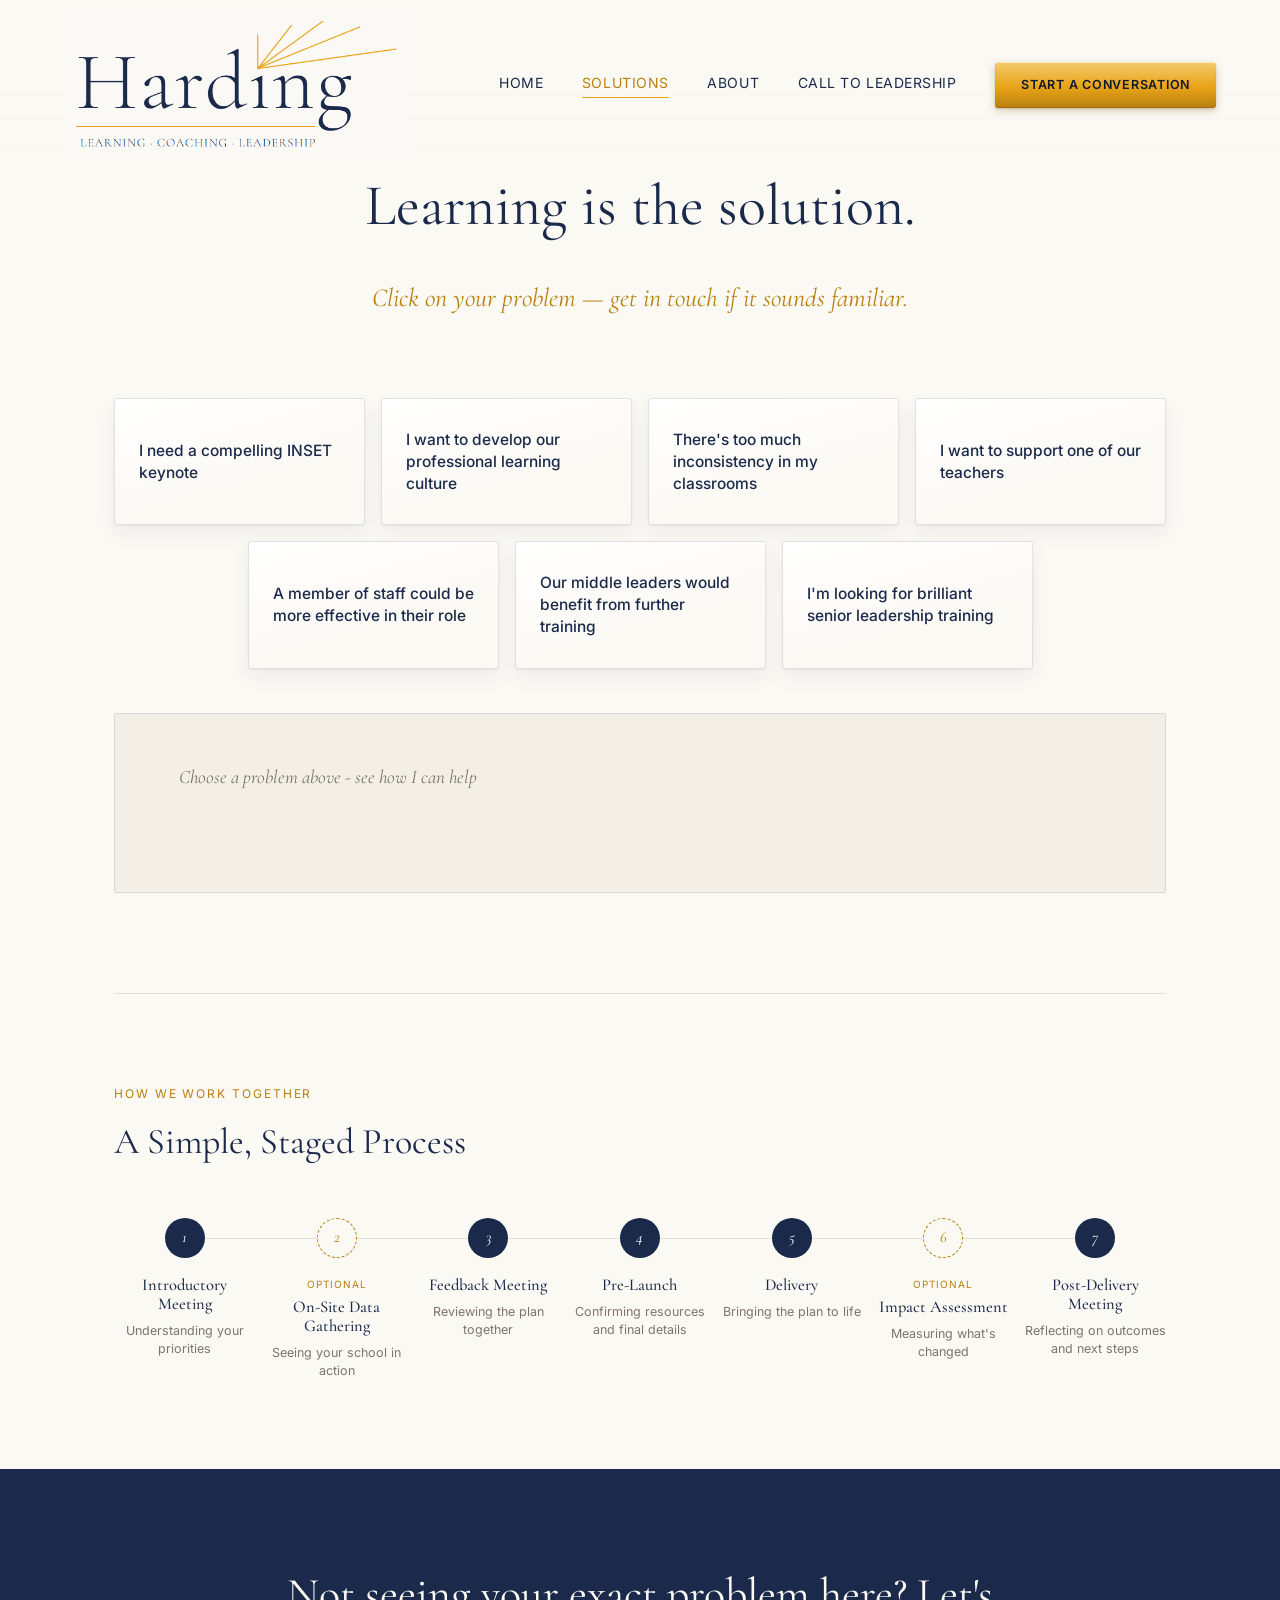
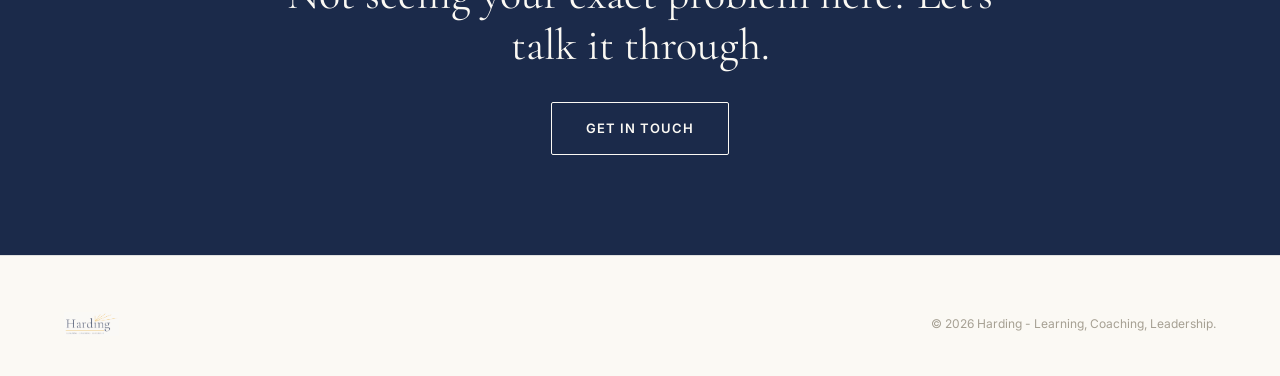
<file: solutions.html>
<!DOCTYPE html>
<html lang="en">
<head>
<meta charset="UTF-8">
<meta name="viewport" content="width=device-width, initial-scale=1.0">
<title>Harding - Professional Learning for Schools</title>
<meta name="description" content="How Harding solves the problems school leaders face — through training, coaching and advisory support.">
<link rel="preconnect" href="https://fonts.googleapis.com">
<link rel="preconnect" href="https://fonts.gstatic.com" crossorigin>
<link href="https://fonts.googleapis.com/css2?family=Cormorant+Garamond:ital,wght@0,300;0,400;0,500;0,600;1,400&family=Inter:wght@400;500;600&display=swap" rel="stylesheet">
<link rel="stylesheet" href="styles.css">
</head>
<body>

<header class="site-header" id="siteHeader">
  <a href="index.html" class="brand">
    <img src="assets/new-logo.png" alt="Harding — Leadership, Learning, Coaching">
  </a>
  <div class="header-right">
    <nav class="nav-links" id="navLinks">
      <a href="index.html">Home</a>
      <a href="solutions.html" class="is-active">Solutions</a>
      <a href="about.html">About</a>
      <a href="call-to-leadership.html">Call to Leadership</a>
    </nav>
    <a href="about.html#contact" class="btn-nav">Start a conversation</a>
    <button class="nav-toggle" id="navToggle" aria-label="Open menu" aria-expanded="false">
      <span></span><span></span><span></span>
    </button>
  </div>
</header>

<main>

  <!-- ==========================================================
       SPLASH
       ========================================================== -->

  <div class="solutions-splash">
    <p class="solutions-lead">Learning is the solution.</p>
    <p class="solutions-instruction">Click on your problem — get in touch if it sounds familiar.</p>
  </div>

  <!-- ==========================================================
       PROBLEM TILES
       Click a tile to populate the answer panel below via
       script.js (see the SOLUTIONS array).
       ========================================================== -->

  <section class="problem-grid-section">
    <div class="problem-grid" id="problemGrid">
      <button class="problem-tile" data-index="0" type="button">
        <span class="tile-text">I need a compelling INSET keynote</span>
      </button>
      <button class="problem-tile" data-index="1" type="button">
        <span class="tile-text">I want to develop our professional learning culture</span>
      </button>
      <button class="problem-tile" data-index="2" type="button">
        <span class="tile-text">There's too much inconsistency in my classrooms</span>
      </button>
      <button class="problem-tile" data-index="3" type="button">
        <span class="tile-text">I want to support one of our teachers</span>
      </button>
      <button class="problem-tile" data-index="4" type="button">
        <span class="tile-text">A member of staff could be more effective in their role</span>
      </button>
      <button class="problem-tile" data-index="5" type="button">
        <span class="tile-text">Our middle leaders would benefit from further training</span>
      </button>
      <button class="problem-tile" data-index="6" type="button">
        <span class="tile-text">I'm looking for brilliant senior leadership training</span>
      </button>
    </div>

    <div class="answer-panel" id="answerPanel" aria-live="polite">
      <p class="answer-placeholder">Choose a problem above - see how I can help</p>
    </div>
  </section>

  <div class="section-divider"><hr></div>

  <!-- ==========================================================
       PROCESS
       A simple staged diagram of how a project runs.
       ========================================================== -->

  <section class="section process-section" id="process">
    <span class="eyebrow">How We Work Together</span>
    <h2 class="section-heading">A Simple, Staged Process</h2>

    <div class="process-flow">
      <div class="process-step">
        <span class="step-number">1</span>
        <h3 class="step-title">Introductory Meeting</h3>
        <p class="step-desc">Understanding your priorities</p>
      </div>
      <div class="process-step is-optional">
        <span class="step-number">2</span>
        <span class="step-tag">Optional</span>
        <h3 class="step-title">On-Site Data Gathering</h3>
        <p class="step-desc">Seeing your school in action</p>
      </div>
      <div class="process-step">
        <span class="step-number">3</span>
        <h3 class="step-title">Feedback Meeting</h3>
        <p class="step-desc">Reviewing the plan together</p>
      </div>
      <div class="process-step">
        <span class="step-number">4</span>
        <h3 class="step-title">Pre-Launch</h3>
        <p class="step-desc">Confirming resources and final details</p>
      </div>
      <div class="process-step">
        <span class="step-number">5</span>
        <h3 class="step-title">Delivery</h3>
        <p class="step-desc">Bringing the plan to life</p>
      </div>
      <div class="process-step is-optional">
        <span class="step-number">6</span>
        <span class="step-tag">Optional</span>
        <h3 class="step-title">Impact Assessment</h3>
        <p class="step-desc">Measuring what's changed</p>
      </div>
      <div class="process-step">
        <span class="step-number">7</span>
        <h3 class="step-title">Post-Delivery Meeting</h3>
        <p class="step-desc">Reflecting on outcomes and next steps</p>
      </div>
    </div>
  </section>

  <section class="cta-band">
    <h2>Not seeing your exact problem here? Let's talk it through.</h2>
    <a href="about.html#contact" class="btn btn-outline">Get in touch</a>
  </section>

</main>

<footer class="site-footer">
  <div class="footer-inner">
    <img src="assets/new-logo.png" alt="Harding">
    <div class="footer-meta">&copy; 2026 Harding - Learning, Coaching, Leadership.</div>
  </div>
</footer>

<script src="script.js"></script>
</body>
</html>
</file>
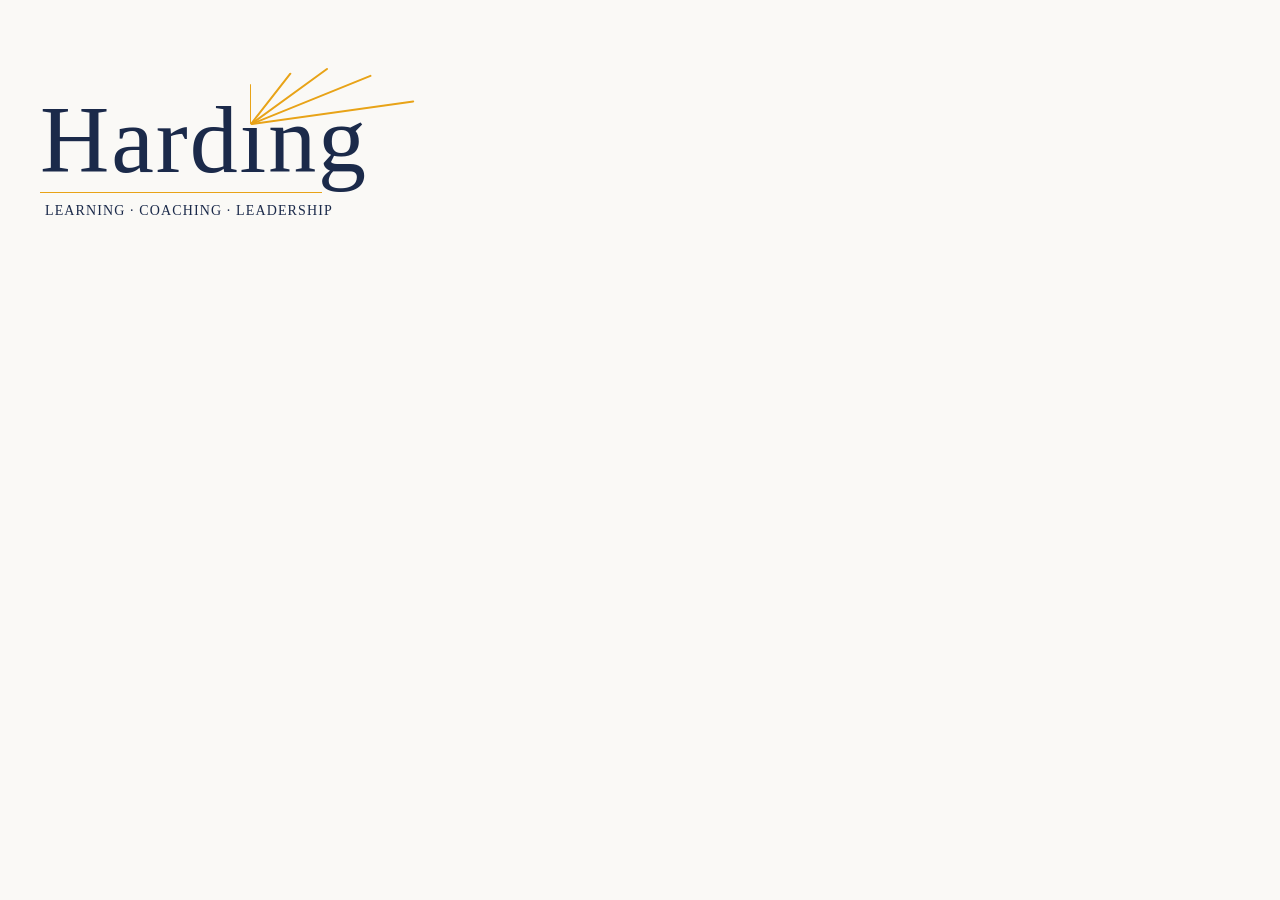
<file: assets/Harding logo.html>
<!DOCTYPE html>
<!-- saved from url=(0056)file:///C:/Users/ljohn/Downloads/harding_logo%20(1).html -->
<html lang="en"><head><meta http-equiv="Content-Type" content="text/html; charset=UTF-8">

<title>Harding logo</title>
<link rel="preconnect" href="https://fonts.googleapis.com/">
<link rel="preconnect" href="https://fonts.gstatic.com/" crossorigin="">
<link href="./Harding logo_files/css2" rel="stylesheet">
<style>
  html, body {
    margin: 0;
    padding: 0;
  }

  body {
    display: inline-block;
    padding: 92px 56px 32px 40px;
    background: #FAF9F6;
    text-align: center;
  }

  .lockup {
    display: inline-block;
  }

  .logo {
    position: relative;
    font-family: 'Cormorant Garamond', serif;
    font-weight: 300;
    font-size: 96px;
    color: #1B2A4A;
    letter-spacing: 0.02em;
    white-space: nowrap;
    line-height: 1;
    user-select: none;
    display: inline-block;
  }

  .dotless-i {
    position: relative;
    display: inline-block;
    line-height: 0.42;
  }

  .rays {
    position: absolute;
    left: 50%;
    bottom: 100%;
    margin-bottom: -4px;
    transform: translateX(-9px);
    width: 10px;
    height: 10px;
    pointer-events: none;
  }

  .rays span {
    position: absolute;
    left: 50%;
    bottom: 0;
    width: 1.5px;
    background: #E8A317;
    transform-origin: bottom center;
    border-radius: 1px;
  }

  .rule {
    width: 86%;
    height: 1px;
    background: #E8A317;
    margin: 4px 0 10px 0;
  }

  .tagline {
    font-family: 'Cormorant Garamond', serif;
    font-weight: 300;
    font-size: 14px;
    color: #1B2A4A;
    letter-spacing: 0.08em;
    text-transform: uppercase;
    white-space: nowrap;
    text-align: left;
    text-indent: 5px;
  }
</style>
</head>
<body>

  <div class="lockup">
    <div class="logo">
      Hard<span class="dotless-i">ı<span class="rays" aria-hidden="true">
        <span style="height:40px; transform:rotate(0deg);"></span>
        <span style="height:65px; transform:rotate(38deg);"></span>
        <span style="height:95px; transform:rotate(54deg);"></span>
        <span style="height:130px; transform:rotate(68deg);"></span>
        <span style="height:165px; transform:rotate(82deg);"></span>
      </span></span>ng
    </div>

    <div class="rule"></div>

    <div class="tagline">Learning · Coaching · Leadership</div>
  </div>



</body></html>
</file>
<file: styles.css>
/* ==========================================================================
   Harding — Leadership, Learning, Coaching
   Design tokens
   ========================================================================== */

:root {
  --navy-deep:   #10192E;
  --navy:        #1B2A4A;
  --navy-soft:   #33456B;
  --cream:       #FBF9F4;
  --cream-dim:   #F3EFE6;
  --gold:        #E8A317;
  --gold-deep:   #B9800F;
  --ink:         #22242A;
  --stone:       #7C7669;
  --stone-light: #A6A093;
  --line:        rgba(27, 42, 74, 0.12);

  --font-display: 'Cormorant Garamond', serif;
  --font-body: 'Inter', -apple-system, BlinkMacSystemFont, sans-serif;

  --max-width: 1180px;
  --gutter: clamp(24px, 5vw, 72px);

  --ease: cubic-bezier(0.22, 1, 0.36, 1);
}

/* ---- Reset ---- */
*, *::before, *::after { box-sizing: border-box; }
html { scroll-behavior: smooth; }
@media (prefers-reduced-motion: reduce) {
  html { scroll-behavior: auto; }
  *, *::before, *::after {
    animation-duration: 0.01ms !important;
    animation-iteration-count: 1 !important;
    transition-duration: 0.01ms !important;
    scroll-behavior: auto !important;
  }
}

body {
  margin: 0;
  background: var(--cream);
  color: var(--ink);
  font-family: var(--font-body);
  font-size: 16px;
  line-height: 1.6;
  -webkit-font-smoothing: antialiased;
}

img { max-width: 100%; display: block; }
a { color: inherit; text-decoration: none; }

h1, h2, h3, h4 {
  font-family: var(--font-display);
  font-weight: 500;
  color: var(--navy);
  margin: 0;
  line-height: 1.15;
}

p { margin: 0; }

.container {
  max-width: var(--max-width);
  margin: 0 auto;
  padding-left: var(--gutter);
  padding-right: var(--gutter);
}

/* ---- Focus states ---- */
a:focus-visible,
button:focus-visible {
  outline: 2px solid var(--gold-deep);
  outline-offset: 3px;
}

/* ==========================================================================
   Navigation
   ========================================================================== */

.site-header {
  position: fixed;
  top: 0;
  left: 0;
  right: 0;
  z-index: 100;
  display: flex;
  align-items: center;
  justify-content: space-between;
  padding: 10px var(--gutter);
  background: linear-gradient(to bottom, rgba(251,249,244,0.92), rgba(251,249,244,0));
  transition: background 0.3s var(--ease);
}

.site-header.is-scrolled {
  background: rgba(251, 249, 244, 0.96);
  backdrop-filter: blur(6px);
  box-shadow: 0 1px 0 var(--line);
}

.brand {
  display: flex;
  align-items: center;
  gap: 10px;
}

.brand img {
  height: 150px;
  width: auto;
}

.nav-links {
  display: flex;
  align-items: center;
  gap: clamp(20px, 3vw, 44px);
  font-size: 14px;
  letter-spacing: 0.04em;
  text-transform: uppercase;
}

.header-right {
  display: flex;
  align-items: center;
  gap: clamp(20px, 3vw, 40px);
}

.nav-links a {
  position: relative;
  color: var(--navy);
  padding-bottom: 4px;
}

.nav-links a::after {
  content: '';
  position: absolute;
  left: 0;
  bottom: 0;
  width: 0%;
  height: 1px;
  background: var(--gold);
  transition: width 0.25s var(--ease);
}

.nav-links a:hover::after,
.nav-links a.is-active::after {
  width: 100%;
}

.nav-links a.is-active { color: var(--gold-deep); }

.nav-toggle {
  display: none;
  background: none;
  border: none;
  cursor: pointer;
  padding: 8px;
}
.nav-toggle span {
  display: block;
  width: 22px;
  height: 1.5px;
  background: var(--navy);
  margin: 5px 0;
  transition: transform 0.25s var(--ease), opacity 0.25s var(--ease);
}

/* ---- Header CTA: "Start a conversation" ---- */

.btn-nav {
  position: relative;
  display: inline-flex;
  align-items: center;
  gap: 8px;
  padding: 13px 26px;
  font-family: var(--font-body);
  font-size: 12.5px;
  font-weight: 600;
  letter-spacing: 0.06em;
  text-transform: uppercase;
  color: var(--navy-deep);
  background: linear-gradient(180deg, #F5CB6E 0%, var(--gold) 55%, var(--gold-deep) 100%);
  border-radius: 3px;
  white-space: nowrap;
  box-shadow:
    inset 0 1px 0 rgba(255, 255, 255, 0.55),
    inset 0 -1px 1px rgba(120, 78, 5, 0.35),
    0 3px 8px rgba(140, 96, 10, 0.28),
    0 1px 2px rgba(16, 25, 46, 0.15);
  transition: transform 0.2s var(--ease), box-shadow 0.2s var(--ease);
}

.btn-nav:hover {
  transform: translateY(-2px);
  box-shadow:
    inset 0 1px 0 rgba(255, 255, 255, 0.6),
    inset 0 -1px 1px rgba(120, 78, 5, 0.35),
    0 8px 18px rgba(140, 96, 10, 0.34),
    0 2px 4px rgba(16, 25, 46, 0.18);
}

.btn-nav:active {
  transform: translateY(0);
  box-shadow:
    inset 0 1px 2px rgba(120, 78, 5, 0.4),
    0 2px 5px rgba(140, 96, 10, 0.28);
}

@media (max-width: 560px) {
  .btn-nav {
    padding: 10px 16px;
    font-size: 11px;
  }
}

@media (max-width: 760px) {
  .brand img {
    height: 64px;
  }

  .header-right {
    gap: 14px;
  }

  .nav-links {
    position: fixed;
    inset: 0 0 auto 0;
    top: 0;
    flex-direction: column;
    background: var(--cream);
    padding: 96px 32px 40px;
    transform: translateY(-100%);
    transition: transform 0.35s var(--ease);
    gap: 28px;
    box-shadow: 0 8px 24px rgba(16,25,46,0.08);
  }
  .nav-links.is-open { transform: translateY(0); }
  .nav-toggle { display: block; z-index: 101; }
}

/* ==========================================================================
   Rays motif — echoes the logo's sunrise
   ========================================================================== */

.rays {
  position: absolute;
  pointer-events: none;
  opacity: 0.5;
}
.rays svg { display: block; }

/* ==========================================================================
   Greeting splash
   ========================================================================== */

.splash {
  min-height: 100svh;
  display: flex;
  align-items: center;
  justify-content: center;
  text-align: center;
  padding: 0 var(--gutter);
  background: var(--cream);
}

.splash-text {
  font-family: var(--font-display);
  font-weight: 400;
  font-size: clamp(34px, 7vw, 72px);
  line-height: 1.2;
  color: var(--navy);
}

.splash-line {
  display: inline-block;
  opacity: 0;
  transform: translateY(16px);
}

.splash-line-1 {
  animation: splash-in 0.9s var(--ease) 0.2s forwards;
}

.splash-line-2 {
  color: var(--gold-deep);
  animation: splash-in 0.9s var(--ease) 1.3s forwards;
}

@keyframes splash-in {
  to { opacity: 1; transform: translateY(0); }
}

@media (prefers-reduced-motion: reduce) {
  .splash-line { opacity: 1; transform: none; animation: none; }
}

/* ==========================================================================
   Hero / sentence-build (homepage)
   ========================================================================== */

.sentence-section {
  position: relative;
  min-height: 62vh;
  display: flex;
  align-items: center;
  justify-content: center;
  padding: 40px var(--gutter);
  overflow: hidden;
}

.sentence-section::before {
  content: '';
  position: absolute;
  top: 0;
  bottom: 0;
  left: 50%;
  width: 1px;
  transform: translateX(-50%);
  background: var(--gold);
  opacity: 0.3;
  z-index: 0;
}

.sentence-section.is-first::before { top: 50%; }
.sentence-section.is-last::before { bottom: 50%; }

.sentence-section:first-of-type {
  padding-top: 210px;
}

.sentence-phrase {
  position: relative;
  z-index: 1;
  background: var(--cream);
  max-width: 880px;
  text-align: center;
  font-family: var(--font-display);
  font-weight: 400;
  font-size: clamp(28px, 5.4vw, 58px);
  color: var(--stone-light);
  line-height: 1.25;
  opacity: 0.35;
  transform: translateY(18px);
  padding: 10px 24px;
  transition: opacity 0.7s var(--ease), transform 0.7s var(--ease), color 0.7s var(--ease);
}

.sentence-phrase.is-active {
  opacity: 1;
  color: var(--navy);
  transform: translateY(0);
}

.sentence-phrase .accent {
  color: var(--gold-deep);
  font-style: italic;
}

.sentence-progress {
  position: fixed;
  left: var(--gutter);
  bottom: 32px;
  z-index: 50;
  display: flex;
  gap: 8px;
}
.sentence-progress span {
  width: 22px;
  height: 2px;
  background: var(--line);
  transition: background 0.3s var(--ease), width 0.3s var(--ease);
}
.sentence-progress span.is-active {
  background: var(--gold);
  width: 34px;
}

.scroll-cue {
  position: absolute;
  bottom: 40px;
  left: 50%;
  transform: translateX(-50%);
  font-size: 12px;
  letter-spacing: 0.14em;
  text-transform: uppercase;
  color: var(--stone);
  display: flex;
  flex-direction: column;
  align-items: center;
  gap: 10px;
}
.scroll-cue::after {
  content: '';
  width: 1px;
  height: 34px;
  background: linear-gradient(to bottom, var(--gold), transparent);
  animation: cue-pulse 1.8s var(--ease) infinite;
}
@keyframes cue-pulse {
  0%, 100% { opacity: 0.3; }
  50% { opacity: 1; }
}

@media (max-width: 760px) {
  .sentence-section {
    min-height: 42vh;
    padding: 24px var(--gutter);
  }
  .sentence-section:first-of-type {
    padding-top: 130px;
  }
}

/* Final assembled sentence + CTA */
.sentence-final {
  min-height: 100svh;
  display: flex;
  flex-direction: column;
  align-items: center;
  justify-content: center;
  text-align: center;
  padding: 120px var(--gutter);
  background: var(--navy);
  color: var(--cream);
  gap: 40px;
}

.sentence-final h2 {
  color: var(--cream);
  font-weight: 400;
  font-size: clamp(30px, 5vw, 52px);
  max-width: 900px;
  line-height: 1.3;
}
.sentence-final .accent { color: var(--gold); font-style: italic; }

/* ==========================================================================
   Buttons
   ========================================================================== */

.btn {
  display: inline-flex;
  align-items: center;
  gap: 10px;
  padding: 15px 34px;
  font-family: var(--font-body);
  font-size: 13px;
  font-weight: 600;
  letter-spacing: 0.08em;
  text-transform: uppercase;
  border: 1px solid currentColor;
  border-radius: 2px;
  cursor: pointer;
  transition: background 0.25s var(--ease), color 0.25s var(--ease);
}

.btn-gold {
  color: var(--navy-deep);
  background: var(--gold);
  border-color: var(--gold);
}
.btn-gold:hover { background: var(--gold-deep); border-color: var(--gold-deep); }

.btn-outline {
  color: var(--cream);
  background: transparent;
}
.btn-outline:hover { background: rgba(232,163,23,0.12); border-color: var(--gold); }

/* ==========================================================================
   Section scaffolding (used on Solutions / About)
   ========================================================================== */

.page-hero {
  padding: 160px var(--gutter) 30px;
  max-width: var(--max-width);
  margin: 0 auto;
}

.eyebrow {
  display: block;
  font-size: 12px;
  letter-spacing: 0.16em;
  text-transform: uppercase;
  color: var(--gold-deep);
  margin-bottom: 18px;
}

.page-hero h1 {
  font-size: clamp(36px, 6vw, 64px);
  font-weight: 400;
  max-width: 820px;
}

.page-hero .lede {
  margin-top: 24px;
  max-width: 620px;
  font-size: 18px;
  color: var(--stone);
}

.section {
  padding: 90px var(--gutter);
  max-width: var(--max-width);
  margin: 0 auto;
}

.section-divider {
  max-width: var(--max-width);
  margin: 0 auto;
  padding: 0 var(--gutter);
}
.section-divider hr {
  border: none;
  border-top: 1px solid var(--line);
  margin: 0;
}

/* ==========================================================================
   Solutions page — splash, problem tiles, answer panel
   ========================================================================== */

.solutions-splash {
  text-align: center;
  padding: 160px var(--gutter) 60px;
  max-width: 760px;
  margin: 0 auto;
}

.solutions-splash .eyebrow { display: block; }

.solutions-lead {
  font-family: var(--font-display);
  font-weight: 400;
  font-size: clamp(34px, 6vw, 58px);
  color: var(--navy);
  opacity: 0;
  transform: translateY(16px);
  animation: splash-in 0.8s var(--ease) 0.15s forwards;
}

.solutions-instruction {
  margin-top: 24px;
  font-family: var(--font-display);
  font-style: italic;
  font-size: clamp(19px, 2.6vw, 26px);
  color: var(--gold-deep);
  opacity: 0;
  transform: translateY(12px);
  animation: splash-in 0.8s var(--ease) 0.55s forwards;
}

.problem-grid-section {
  max-width: var(--max-width);
  margin: 0 auto;
  padding: 20px var(--gutter) 100px;
}

.problem-grid {
  /* Flex rather than grid so an incomplete last row (e.g. 7 tiles = 4 + 3)
     sits centred instead of leaving a gap on the right. */
  display: flex;
  flex-wrap: wrap;
  justify-content: center;
  gap: 16px;
  margin-bottom: 44px;
}

.problem-grid .problem-tile {
  flex: 0 0 calc((100% - 3 * 16px) / 4);
}

.problem-tile {
  text-align: left;
  background: linear-gradient(165deg, #FFFFFF 0%, var(--cream) 65%);
  border: 1px solid var(--line);
  border-radius: 3px;
  padding: 30px 24px;
  cursor: pointer;
  display: flex;
  align-items: center;
  min-height: 108px;
  font-family: var(--font-body);
  color: var(--navy);
  box-shadow:
    inset 0 1px 0 rgba(255, 255, 255, 0.8),
    0 1px 2px rgba(27, 42, 74, 0.06),
    0 8px 20px rgba(27, 42, 74, 0.06);
  transition: border-color 0.3s var(--ease), transform 0.3s var(--ease),
              box-shadow 0.3s var(--ease), background 0.3s var(--ease);
}

.problem-tile:hover {
  transform: translateY(-4px);
  border-color: var(--gold);
  box-shadow:
    inset 0 1px 0 rgba(255, 255, 255, 0.9),
    0 2px 4px rgba(27, 42, 74, 0.08),
    0 16px 32px rgba(27, 42, 74, 0.12);
}

.problem-tile:active {
  transform: translateY(-1px);
  box-shadow:
    inset 0 1px 3px rgba(27, 42, 74, 0.12),
    0 4px 10px rgba(27, 42, 74, 0.1);
}

.problem-tile.is-active {
  background: linear-gradient(165deg, var(--navy-soft) 0%, var(--navy) 55%, var(--navy-deep) 100%);
  border-color: var(--navy-deep);
  box-shadow:
    inset 0 1px 0 rgba(255, 255, 255, 0.12),
    inset 0 -1px 0 rgba(0, 0, 0, 0.2),
    0 10px 26px rgba(16, 25, 46, 0.35);
}

.problem-tile.is-active:hover {
  transform: translateY(-4px);
  box-shadow:
    inset 0 1px 0 rgba(255, 255, 255, 0.14),
    inset 0 -1px 0 rgba(0, 0, 0, 0.2),
    0 16px 34px rgba(16, 25, 46, 0.4);
}

.problem-tile.is-active .tile-text { color: var(--cream); }

.tile-text {
  font-size: 15.5px;
  line-height: 1.4;
  font-weight: 500;
}

.answer-panel {
  background: var(--cream-dim);
  border: 1px solid var(--line);
  border-radius: 2px;
  padding: 48px clamp(24px, 5vw, 64px);
  min-height: 180px;
  display: flex;
  flex-direction: column;
  gap: 26px;
  align-items: flex-start;
}

.answer-placeholder {
  color: var(--stone);
  font-family: var(--font-display);
  font-style: italic;
  font-size: 19px;
}

.answer-title {
  font-size: clamp(22px, 3vw, 30px);
  font-weight: 500;
  color: var(--navy);
}

.answer-subtitle {
  font-family: var(--font-display);
  font-style: italic;
  font-size: 18px;
  color: var(--gold-deep);
  margin-top: -14px;
}

.answer-body {
  font-size: 16px;
  color: var(--ink);
  max-width: 700px;
  line-height: 1.7;
}

.answer-panel.is-visible > * {
  animation: answer-in 0.5s var(--ease);
}

@keyframes answer-in {
  from { opacity: 0; transform: translateY(10px); }
  to { opacity: 1; transform: translateY(0); }
}

@media (max-width: 980px) {
  .problem-grid .problem-tile { flex-basis: calc((100% - 16px) / 2); }
}

@media (max-width: 560px) {
  .problem-grid .problem-tile { flex-basis: 100%; }
  .solutions-splash { padding-top: 130px; }
}

.section-heading {
  font-weight: 400;
  font-size: clamp(26px, 3.6vw, 36px);
  margin-bottom: 28px;
}

.prose {
  max-width: 760px;
  color: var(--ink);
  font-size: 16px;
  line-height: 1.7;
  margin-bottom: 20px;
}
.prose:last-child { margin-bottom: 0; }

.expertise-approach-grid {
  display: grid;
  grid-template-columns: 1fr 1fr;
  gap: clamp(32px, 6vw, 80px);
}

.expertise-block h2,
.approach-block h2 {
  font-size: clamp(24px, 3vw, 32px);
  font-weight: 400;
  margin-bottom: 26px;
}

.dash-list,
.dot-list {
  list-style: none;
  margin: 0;
  padding: 0;
  display: flex;
  flex-direction: column;
  gap: 14px;
}

.dash-list li,
.dot-list li {
  position: relative;
  padding-left: 28px;
  font-size: 15.5px;
  color: var(--ink);
  line-height: 1.5;
}

.dash-list li::before {
  content: '—';
  position: absolute;
  left: 0;
  top: 0;
  color: var(--gold-deep);
}

.dot-list li::before {
  content: '';
  position: absolute;
  left: 6px;
  top: 9px;
  width: 6px;
  height: 6px;
  border-radius: 50%;
  background: var(--gold);
}

@media (max-width: 760px) {
  .expertise-approach-grid {
    grid-template-columns: 1fr;
    gap: 40px;
  }
}

/* ==========================================================================
   Process diagram (Solutions page)
   ========================================================================== */

.process-section {
  padding-top: 90px;
}

.process-flow {
  display: grid;
  grid-template-columns: repeat(7, 1fr);
  gap: 10px;
  margin-top: 56px;
}

.process-step {
  position: relative;
  text-align: center;
  padding-top: 58px;
}

.process-step:not(:first-child)::before {
  content: '';
  position: absolute;
  top: 20px;
  left: -50%;
  width: 100%;
  height: 1px;
  background: var(--line);
  z-index: 1;
}

.step-number {
  position: absolute;
  top: 0;
  left: 50%;
  transform: translateX(-50%);
  width: 40px;
  height: 40px;
  border-radius: 50%;
  background: var(--navy);
  color: var(--cream);
  display: flex;
  align-items: center;
  justify-content: center;
  font-family: var(--font-display);
  font-style: italic;
  font-size: 16px;
  z-index: 2;
}

.process-step.is-optional .step-number {
  background: var(--cream);
  border: 1px dashed var(--gold-deep);
  color: var(--gold-deep);
}

.step-tag {
  display: block;
  font-size: 10px;
  letter-spacing: 0.1em;
  text-transform: uppercase;
  color: var(--gold-deep);
  margin-bottom: 6px;
}

.step-title {
  font-family: var(--font-display);
  font-weight: 500;
  font-size: 16.5px;
  color: var(--navy);
  margin-bottom: 8px;
}

.step-desc {
  font-size: 12.5px;
  color: var(--stone);
  line-height: 1.4;
}

@media (max-width: 900px) {
  .process-flow {
    display: flex;
    flex-direction: column;
    gap: 40px;
    max-width: 420px;
    margin-left: auto;
    margin-right: auto;
  }

  .process-step {
    text-align: left;
    padding-top: 0;
    padding-left: 62px;
    min-height: 40px;
  }

  .step-number {
    top: 0;
    left: 0;
    transform: none;
  }

  .process-step:not(:first-child)::before {
    top: -40px;
    left: 20px;
    width: 1px;
    height: 40px;
  }
}

/* ==========================================================================
   Contact form
   ========================================================================== */

.visually-hidden {
  position: absolute;
  width: 1px;
  height: 1px;
  padding: 0;
  margin: -1px;
  overflow: hidden;
  clip: rect(0, 0, 0, 0);
  white-space: nowrap;
  border: 0;
}

.inline-link {
  color: var(--gold-deep);
  text-decoration: underline;
  text-underline-offset: 3px;
}
.inline-link:hover { color: var(--navy); }

.contact-form {
  display: grid;
  grid-template-columns: 1fr 1fr;
  gap: 24px 32px;
  max-width: 720px;
  margin-top: 36px;
}

.form-field {
  display: flex;
  flex-direction: column;
  gap: 8px;
}

.form-field.full { grid-column: 1 / -1; }

.form-field label {
  font-size: 12px;
  letter-spacing: 0.08em;
  text-transform: uppercase;
  color: var(--stone);
}

.optional-tag {
  text-transform: none;
  letter-spacing: normal;
  color: var(--stone-light);
}

.form-field input,
.form-field textarea {
  font-family: var(--font-body);
  font-size: 15px;
  padding: 13px 15px;
  border: 1px solid var(--line);
  background: var(--cream);
  border-radius: 2px;
  color: var(--ink);
  transition: border-color 0.25s var(--ease), box-shadow 0.25s var(--ease);
}

.form-field input:focus,
.form-field textarea:focus {
  outline: none;
  border-color: var(--gold-deep);
  box-shadow: 0 0 0 3px rgba(232, 163, 23, 0.15);
}

.form-field textarea {
  resize: vertical;
  min-height: 120px;
  font-family: var(--font-body);
}

.contact-form .btn { margin-top: 4px; }

.checkbox-group-label {
  font-size: 12px;
  letter-spacing: 0.08em;
  text-transform: uppercase;
  color: var(--stone);
}

.checkbox-group {
  display: flex;
  gap: 28px;
  margin-top: 4px;
}

.checkbox-option {
  display: flex;
  align-items: center;
  gap: 8px;
  font-size: 15px;
  color: var(--ink);
  text-transform: none;
  letter-spacing: normal;
  cursor: pointer;
}

.checkbox-option input[type="checkbox"] {
  width: 16px;
  height: 16px;
  accent-color: var(--gold);
  cursor: pointer;
}

.form-error {
  display: none;
  grid-column: 1 / -1;
  color: #A83232;
  font-size: 14px;
  margin: -8px 0 0;
}

.form-error.is-visible { display: block; }

.form-success {
  display: none;
  max-width: 720px;
  margin-top: 36px;
  padding: 28px 32px;
  background: var(--cream-dim);
  border: 1px solid var(--line);
  border-left: 3px solid var(--gold);
}

.form-success p {
  font-family: var(--font-display);
  font-style: italic;
  font-size: 18px;
  color: var(--navy);
}

.form-success.is-visible { display: block; }

@media (max-width: 620px) {
  .contact-form { grid-template-columns: 1fr; }
}

/* ==========================================================================
   About page
   ========================================================================== */

.about-grid {
  display: grid;
  grid-template-columns: 0.85fr 1.15fr;
  gap: clamp(32px, 6vw, 90px);
  align-items: start;
}

.about-photo {
  position: relative;
}
.about-photo .frame {
  aspect-ratio: 4 / 5;
  background: var(--cream-dim);
  border: 1px solid var(--line);
  display: flex;
  align-items: center;
  justify-content: center;
  color: var(--stone-light);
  font-size: 13px;
  letter-spacing: 0.08em;
  text-transform: uppercase;
  overflow: hidden;
}
.about-photo .frame img { width: 100%; height: 100%; object-fit: cover; }
.about-photo .frame-rule {
  position: absolute;
  top: -16px;
  left: -16px;
  right: 16px;
  bottom: 16px;
  border: 1px solid var(--gold);
  z-index: -1;
}

.about-copy h2 {
  font-size: clamp(28px, 4vw, 40px);
  font-weight: 400;
  margin-bottom: 24px;
}

.about-copy p {
  color: var(--ink);
  margin-bottom: 18px;
  max-width: 560px;
}

.about-copy p.placeholder,
.testimonial.placeholder p {
  color: var(--stone-light);
  font-style: italic;
}

.credentials {
  margin-top: 36px;
  display: flex;
  flex-wrap: wrap;
  gap: 12px 28px;
}
.credentials span {
  font-size: 13px;
  letter-spacing: 0.04em;
  color: var(--stone);
  padding-left: 16px;
  position: relative;
}
.credentials span::before {
  content: '';
  position: absolute;
  left: 0;
  top: 7px;
  width: 6px;
  height: 1px;
  background: var(--gold);
}

.process-teaser {
  margin-top: 40px;
  padding-top: 28px;
  border-top: 1px solid var(--line);
  font-family: var(--font-display);
  font-style: italic;
  font-size: 21px;
  color: var(--stone);
}

.process-teaser a {
  color: var(--gold-deep);
  text-decoration: underline;
  text-underline-offset: 3px;
}
.process-teaser a:hover { color: var(--navy); }

/* ---- Testimonials ---- */

.testimonials {
  background: var(--cream-dim);
}

.testimonial-grid {
  display: grid;
  grid-template-columns: repeat(3, 1fr);
  gap: 32px;
}

.testimonial {
  padding: 32px;
  background: var(--cream);
  border: 1px solid var(--line);
}

.testimonial p {
  font-family: var(--font-display);
  font-size: 19px;
  font-style: italic;
  color: var(--navy);
  line-height: 1.5;
  margin-bottom: 20px;
}

.testimonial .who {
  font-family: var(--font-body);
  font-style: normal;
  font-size: 13px;
  color: var(--stone);
  letter-spacing: 0.02em;
}

@media (max-width: 860px) {
  .about-grid { grid-template-columns: 1fr; }
  .testimonial-grid { grid-template-columns: 1fr; }
}

/* ==========================================================================
   CTA band
   ========================================================================== */

.cta-band {
  background: var(--navy);
  color: var(--cream);
  padding: 100px var(--gutter);
  text-align: center;
}
.cta-band h2 {
  color: var(--cream);
  font-weight: 400;
  font-size: clamp(28px, 4.5vw, 44px);
  max-width: 720px;
  margin: 0 auto 32px;
}

/* ==========================================================================
   Footer
   ========================================================================== */

.site-footer {
  padding: 56px var(--gutter) 40px;
  border-top: 1px solid var(--line);
}
.footer-inner {
  max-width: var(--max-width);
  margin: 0 auto;
  display: flex;
  justify-content: space-between;
  align-items: center;
  flex-wrap: wrap;
  gap: 20px;
}
.footer-inner img { height: 24px; opacity: 0.85; }
.footer-links { display: flex; gap: 28px; font-size: 13px; color: var(--stone); }
.footer-links a:hover { color: var(--navy); }
.footer-meta { font-size: 12px; color: var(--stone-light); }
/* ==========================================================
   PRESS SECTION
   Add this block to styles.css. Matches the existing card/grid
   conventions used by .testimonial-grid and .expertise-approach-grid.
   Adjust colours/spacing values to match your existing variables
   if you have them defined (e.g. swap #1B2A4A / #E8A317 for your
   existing CSS custom properties).
   ========================================================== */

.press-footnote {
  margin-top: 20px;
  font-size: 13px;
  color: var(--stone-light);
}

.press-footnote a {
  color: var(--stone-light);
  text-decoration: underline;
  text-underline-offset: 3px;
}

.press-footnote a:hover { color: var(--navy); }

.press-grid {
  display: grid;
  grid-template-columns: repeat(3, 1fr);
  gap: 32px;
  margin-top: 32px;
}

@media (max-width: 900px) {
  .press-grid {
    grid-template-columns: 1fr;
  }
}

.press-card {
  display: flex;
  flex-direction: column;
  text-decoration: none;
  color: inherit;
  border: 1px solid #e8e5df;
  border-radius: 8px;
  overflow: hidden;
  background: #fff;
  transition: transform 0.2s ease, box-shadow 0.2s ease;
}

.press-card:hover {
  transform: translateY(-4px);
  box-shadow: 0 12px 24px rgba(27, 42, 74, 0.08);
}

.press-thumb {
  width: 100%;
  aspect-ratio: 4 / 3;
  overflow: hidden;
  background: #f4f2ed;
}

.press-thumb img {
  width: 100%;
  height: 100%;
  object-fit: cover;
  object-position: top center;
  display: block;
}

.press-body {
  padding: 20px 22px 24px 22px;
  display: flex;
  flex-direction: column;
  flex-grow: 1;
}

.press-pub {
  font-family: 'Inter', sans-serif;
  font-size: 11px;
  font-weight: 600;
  letter-spacing: 0.08em;
  text-transform: uppercase;
  color: #E8A317;
  margin-bottom: 8px;
}

.press-title {
  font-family: 'Cormorant Garamond', serif;
  font-weight: 500;
  font-size: 21px;
  color: #1B2A4A;
  margin: 0 0 10px 0;
  line-height: 1.25;
}

.press-desc {
  font-family: 'Inter', sans-serif;
  font-size: 14px;
  line-height: 1.5;
  color: #4a4a4a;
  margin: 0 0 16px 0;
  flex-grow: 1;
}

.press-link {
  font-family: 'Inter', sans-serif;
  font-size: 13px;
  font-weight: 600;
  color: #1B2A4A;
}

.press-card:hover .press-link {
  color: #E8A317;
}
</file>
